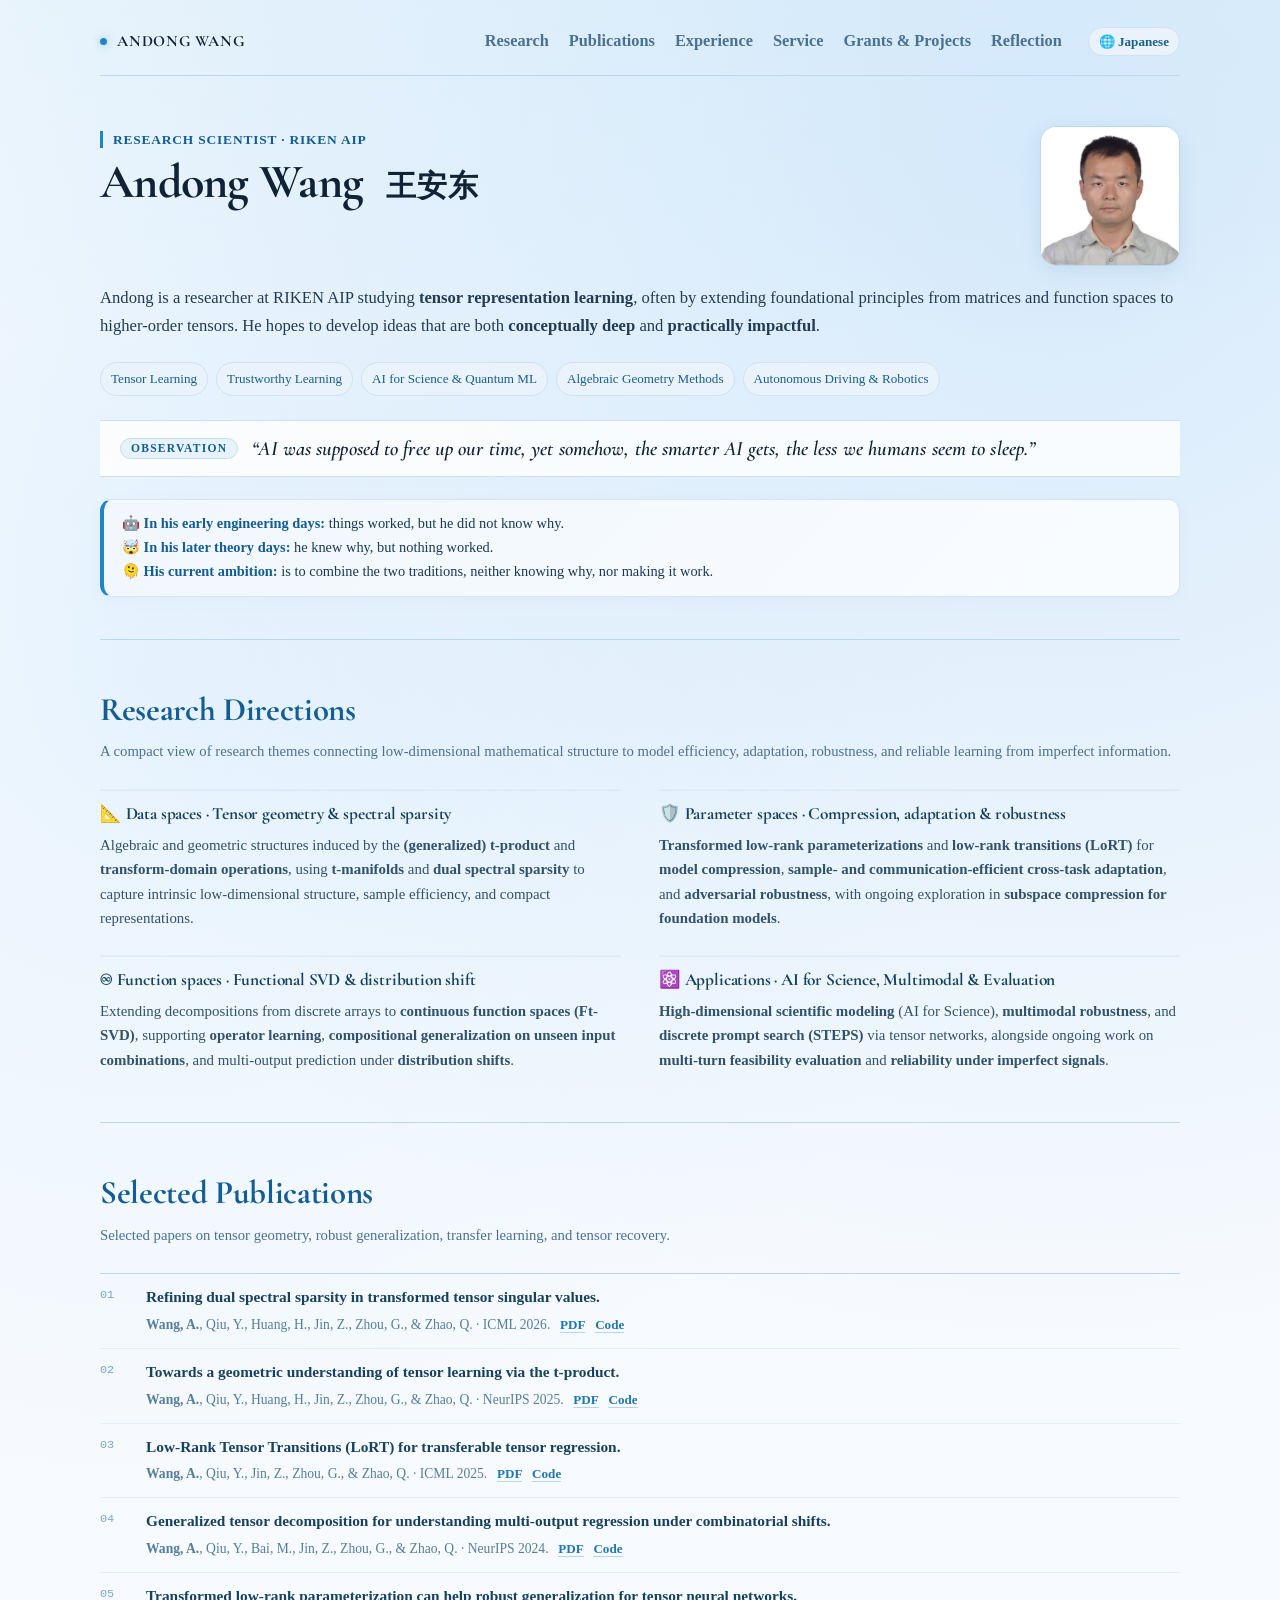
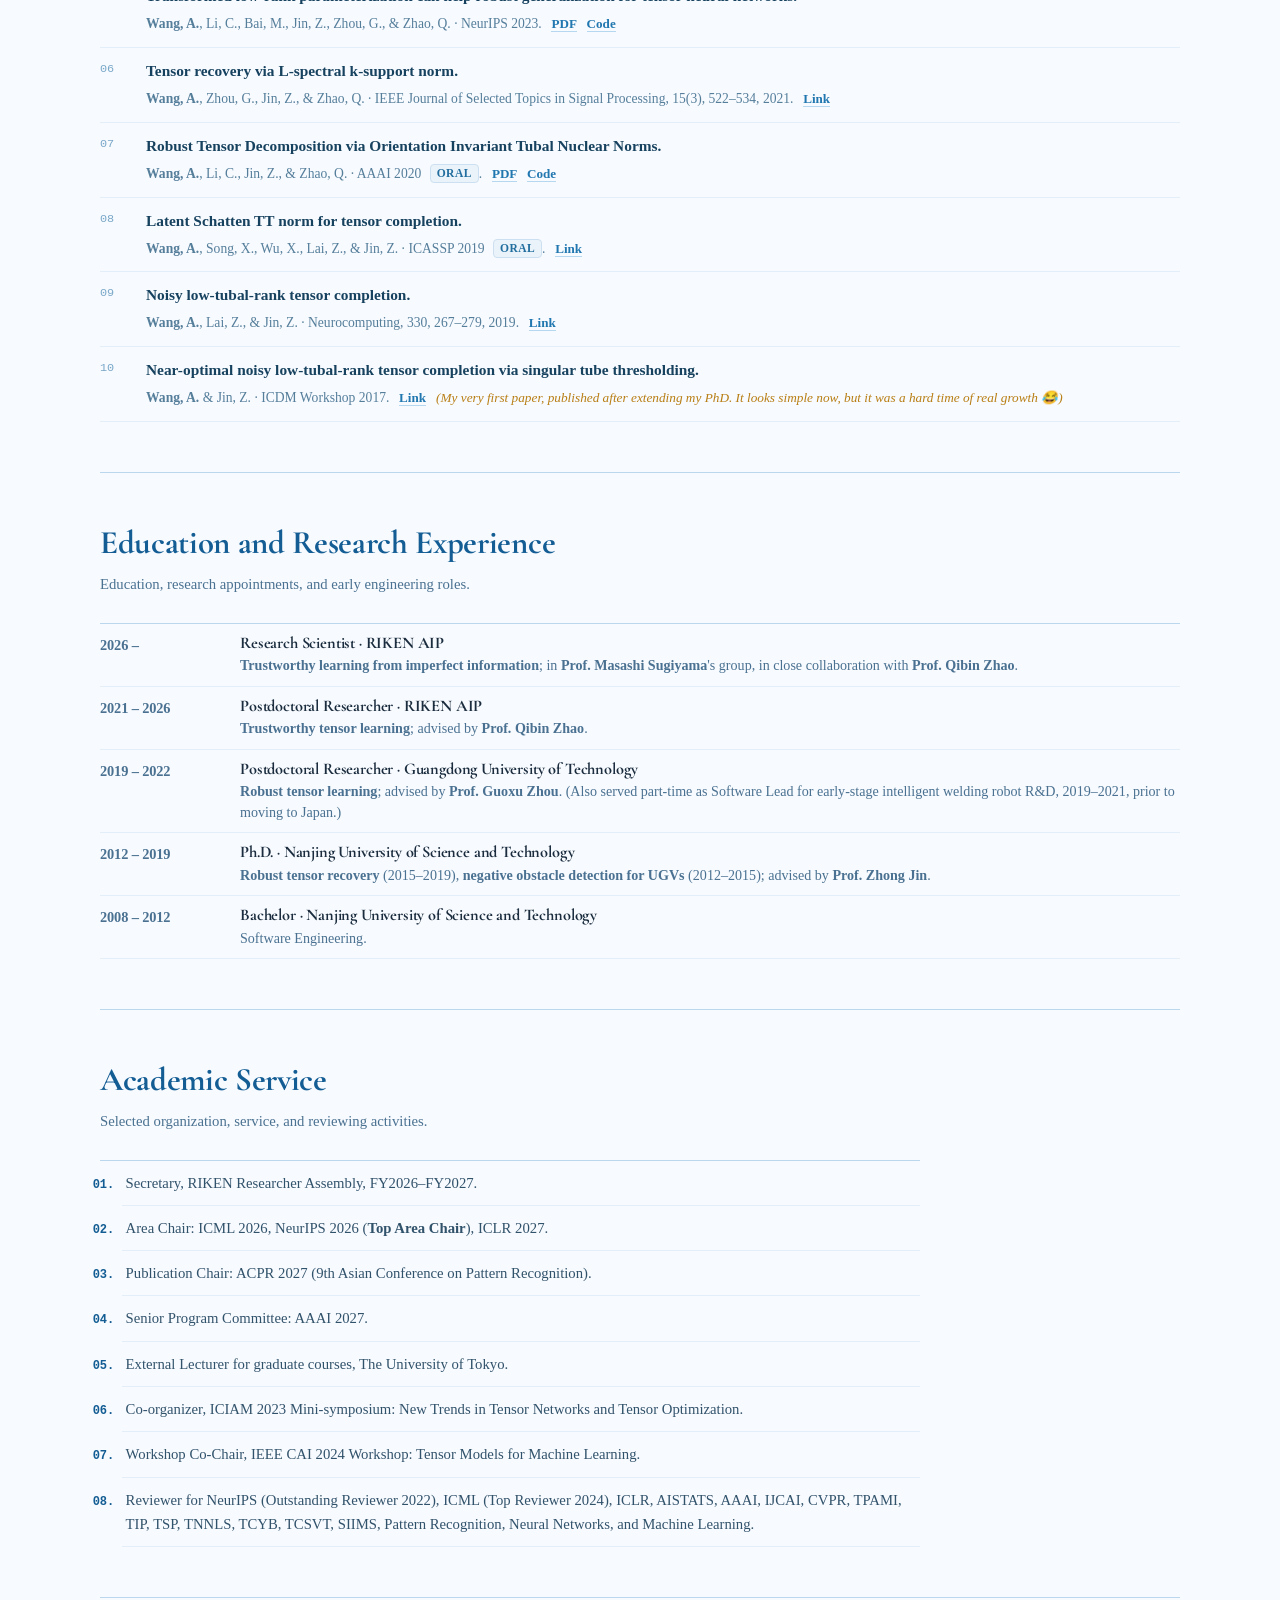
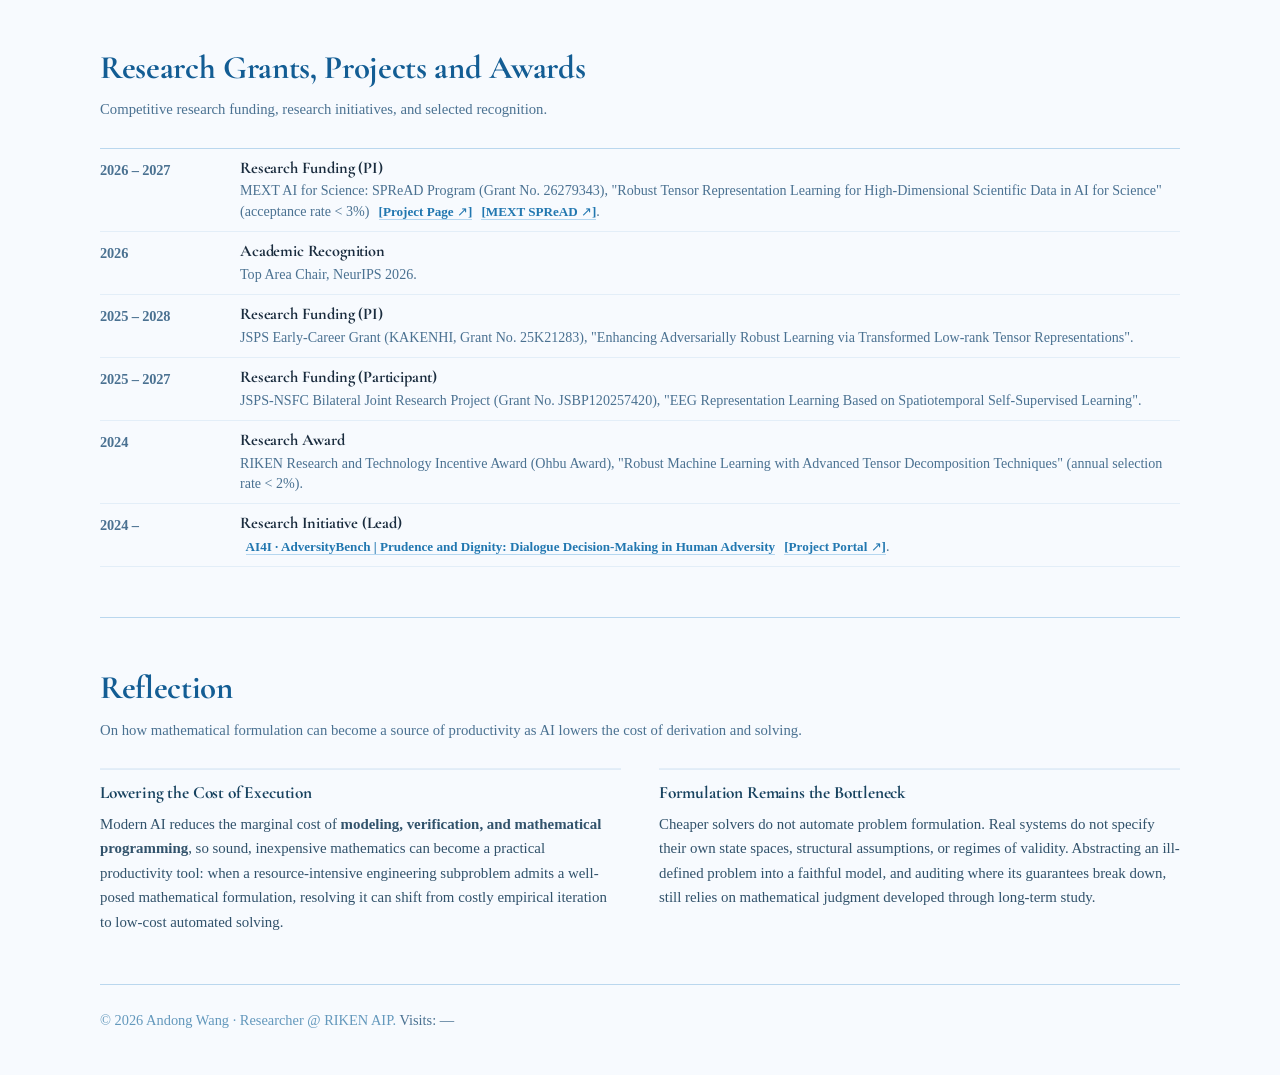
<file: index.html>
<!DOCTYPE html>
<html lang="en">

<head>
  <meta charset="UTF-8" />
  <meta name="viewport" content="width=device-width, initial-scale=1.0" />
  <meta name="description"
    content="Andong Wang, Research Scientist at RIKEN AIP. Tensor learning, algebraic geometry methods, trustworthy learning from imperfect information, robust transfer, and AI for Science." />
  <title>Andong Wang | Researcher, RIKEN AIP</title>
  <link rel="preconnect" href="https://fonts.googleapis.com">
  <link rel="preconnect" href="https://fonts.gstatic.com" crossorigin>
  <link
    href="https://fonts.googleapis.com/css2?family=Cormorant+Garamond:ital,wght@0,500;0,600;0,700;1,500;1,600&family=EB+Garamond:ital,wght@0,500;0,600;0,700;1,500;1,600&family=Inter:wght@300;400;500;600;700&family=Plus+Jakarta+Sans:wght@400;500;600;700&display=swap"
    rel="stylesheet">
  <style>
    :root {
      --bg: #f7fafe;
      --paper: #ffffff;
      --ink: #102235;
      --ink-soft: #233b52;
      --muted: #4a7191;
      --muted-light: #7ca5c5;
      --line: #bad7ee;
      --line-soft: #e3eef8;
      --blue: #298cd1;
      --blue-deep: #135d94;
      --blue-soft: #edf5fc;
      --blue-accent: #2284c8;
      --blue-subtle: #f0f6fc;
      --font-kaiti: "Kaiti SC", "STKaiti", "KaiTi", "BiauKai", "FZKai-Z03S", serif;
      --serif: "Cormorant Garamond", "EB Garamond", "Times New Roman", Times, Georgia, serif;
      --times: "Times New Roman", Times, "Kaiti SC", "STKaiti", "KaiTi", "BiauKai", serif;
      --sans: "Times New Roman", Times, "Kaiti SC", "STKaiti", "KaiTi", "BiauKai", serif;
      --radius-lg: 20px;
      --radius-md: 12px;
      --max: 1080px;
    }

    * {
      box-sizing: border-box;
    }

    html {
      scroll-behavior: smooth;
    }

    body {
      margin: 0;
      color: var(--ink);
      font-family: var(--times);
      font-size: 1.02rem;
      background:
        radial-gradient(circle at 82% 4%, rgba(182, 218, 248, 0.5), transparent 28%),
        radial-gradient(circle at 12% 16%, rgba(205, 232, 255, 0.35), transparent 22%),
        linear-gradient(180deg, #edf6fc 0%, #f7fafe 340px),
        var(--bg);
      line-height: 1.65;
      -webkit-font-smoothing: antialiased;
    }

    a {
      color: inherit;
      text-decoration: none;
    }

    p {
      margin: 0;
    }

    .site-shell {
      width: min(var(--max), calc(100% - 40px));
      margin: 0 auto;
    }

    .topbar {
      width: min(var(--max), calc(100% - 40px));
      margin: 24px auto 0;
      display: flex;
      justify-content: space-between;
      align-items: center;
      gap: 20px;
      padding: 0 0 16px;
      border-bottom: 1px solid var(--line);
    }

    .wordmark {
      display: flex;
      align-items: center;
      gap: 10px;
      font-family: var(--serif);
      font-weight: 700;
      font-size: 0.98rem;
      letter-spacing: 0.05em;
      color: var(--ink);
      text-transform: uppercase;
      transition: color 0.18s ease;
    }

    .wordmark:hover {
      color: var(--blue-deep);
    }

    .wordmark-dot {
      width: 7px;
      height: 7px;
      border-radius: 50%;
      background: var(--blue-accent);
      box-shadow: 0 0 10px rgba(34, 132, 200, 0.45);
    }

    nav {
      display: flex;
      align-items: center;
      gap: 20px;
      flex-wrap: wrap;
      justify-content: flex-end;
    }

    nav a {
      color: var(--muted);
      font-family: var(--times);
      font-size: 1.02rem;
      font-weight: 600;
      letter-spacing: 0;
      padding: 4px 0;
      position: relative;
      transition: color 0.18s ease;
    }

    nav a:hover {
      color: var(--blue-deep);
    }

    nav a::after {
      content: '';
      position: absolute;
      bottom: -2px;
      left: 0;
      width: 0;
      height: 2px;
      background: var(--blue-accent);
      border-radius: 1px;
      transition: width 0.2s cubic-bezier(0.16, 1, 0.3, 1);
    }

    nav a:hover::after {
      width: 100%;
    }

    .hero {
      display: flex;
      flex-direction: column;
      gap: 18px;
      padding: 50px 0 42px;
      border-bottom: 1px solid var(--line);
    }

    .hero-header {
      display: flex;
      justify-content: space-between;
      align-items: flex-start;
      gap: 28px;
    }

    .hero-title-area {
      flex: 1;
      min-width: 0;
    }

    .hero-aside {
      flex-shrink: 0;
      display: flex;
      justify-content: flex-end;
      align-items: flex-start;
      padding-top: 0;
    }

    .hero-portrait-card {
      width: 140px;
      height: 140px;
      flex-shrink: 0;
    }

    .hero-portrait {
      display: block;
      width: 140px;
      height: 140px;
      border-radius: 16px;
      overflow: hidden;
      border: 1px solid #bad7ee;
      box-shadow: 0 6px 22px rgba(19, 93, 148, 0.09);
      background: linear-gradient(135deg, #e8f4fc, #f7fbfe);
      transition: transform 0.2s ease, box-shadow 0.2s ease;
    }

    .hero-portrait:hover {
      transform: translateY(-2px);
      box-shadow: 0 10px 28px rgba(19, 93, 148, 0.13);
    }

    .hero-portrait img {
      width: 100%;
      height: 100%;
      object-fit: cover;
      display: block;
    }

    .hero-bio-area {
      width: 100%;
    }

    .eyebrow {
      display: inline-block;
      margin-bottom: 8px;
      color: var(--blue-deep);
      font-size: 0.84rem;
      font-weight: 700;
      letter-spacing: 0.06em;
      text-transform: uppercase;
      border-left: 3px solid var(--blue-accent);
      padding-left: 10px;
      line-height: 1.3;
      font-family: var(--times);
    }

    h1,
    h2,
    h3 {
      margin: 0;
      line-height: 1.2;
      letter-spacing: -0.01em;
      font-family: var(--serif);
      font-weight: 700;
    }

    h1 {
      max-width: 100%;
      font-size: clamp(2rem, 3.8vw, 3rem);
      color: var(--ink);
      font-family: var(--serif);
      font-weight: 700;
      letter-spacing: -0.015em;
      line-height: 1.12;
    }

    .name-cn {
      display: inline-block;
      margin-left: 0.42em;
      color: var(--ink);
      font-family: var(--font-kaiti);
      font-size: 0.62em;
      font-weight: 700;
      letter-spacing: 0.04em;
      vertical-align: 0.04em;
      white-space: nowrap;
    }

    .subtitle {
      width: 100%;
      max-width: 100%;
      margin-top: 0;
      color: var(--ink-soft);
      font-size: clamp(0.96rem, 1.4vw, 1.04rem);
      line-height: 1.7;
    }

    .hero-observation {
      position: relative;
      margin-top: 6px;
      padding: 13px 20px;
      background: rgba(255, 255, 255, 0.82);
      border-top: 1px solid #cbe0f3;
      border-bottom: 1px solid #cbe0f3;
      display: flex;
      align-items: center;
      gap: 14px;
      flex-wrap: wrap;
    }

    .obs-badge {
      font-family: var(--times);
      font-size: 0.72rem;
      font-weight: 700;
      letter-spacing: 0.11em;
      text-transform: uppercase;
      color: var(--blue-deep);
      background: #e6f2fc;
      border: 1px solid #c3ddf3;
      border-radius: 999px;
      padding: 2px 10px;
      line-height: 1.35;
      flex-shrink: 0;
    }

    .obs-text {
      margin: 0;
      font-family: var(--serif);
      font-style: italic;
      font-weight: 600;
      font-size: clamp(1.12rem, 1.7vw, 1.28rem);
      line-height: 1.42;
      color: var(--ink);
      letter-spacing: 0.005em;
    }

    .hero-joke-wrapper {
      width: 100%;
      margin-top: 4px;
    }

    .self-joke {
      margin: 0;
      color: #1a3a54;
      font-size: 0.90rem;
      line-height: 1.65;
      font-family: var(--times);
      background: linear-gradient(135deg, #f1f7fd 0%, #f9fcff 100%);
      border: 1px solid #d2e5f5;
      border-left: 4px solid var(--blue-accent);
      border-radius: var(--radius-md);
      padding: 12px 18px;
      box-shadow: 0 4px 18px rgba(19, 93, 148, 0.03);
    }

    .self-joke strong {
      font-weight: 700;
      color: var(--blue-deep);
    }

    .tag-row {
      display: flex;
      flex-wrap: wrap;
      gap: 7px 8px;
      margin-top: 22px;
      max-width: 100%;
    }

    .tag {
      color: #175e92;
      background: #eaf3fb;
      border: 1px solid #cde2f3;
      border-radius: 999px;
      padding: 5px 10px;
      font-size: 0.82rem;
      transition: all 0.18s ease;
    }

    .tag:hover {
      background: #dcecf8;
      color: #0d4974;
      border-color: #bad8ee;
    }

    section {
      scroll-margin-top: 60px;
      padding: 50px 0;
      border-bottom: 1px solid var(--line);
    }

    section.last-section {
      border-bottom: none;
    }

    .section-heading {
      display: grid;
      grid-template-columns: 1fr;
      gap: 10px;
      margin-bottom: 26px;
      align-items: start;
    }

    .section-heading h2 {
      color: var(--blue-deep);
      font-size: clamp(1.48rem, 2.7vw, 2.05rem);
      font-family: var(--serif);
      font-weight: 700;
      letter-spacing: -0.01em;
    }

    .section-heading p {
      max-width: 1100px;
      color: #4a7191;
      font-size: 0.92rem;
    }

    .two-column-text {
      display: grid;
      grid-template-columns: repeat(2, minmax(0, 1fr));
      gap: 24px 38px;
    }

    .text-block {
      padding-top: 14px;
      border-top: 1px solid var(--line-soft);
      box-shadow: inset 0 1px 0 rgba(207, 226, 242, 0.55);
    }

    .text-block h3 {
      margin-bottom: 8px;
      color: #17425f;
      font-size: 1.08rem;
      font-family: var(--serif);
      font-weight: 700;
      letter-spacing: -0.01em;
    }

    .text-block p {
      color: #31526b;
      font-size: 0.93rem;
    }

    .timeline {
      display: grid;
      gap: 0;
      margin: 0;
      padding: 0;
      list-style: none;
      border-top: 1px solid var(--line);
    }

    .timeline li {
      display: grid;
      grid-template-columns: 120px minmax(0, 1fr);
      gap: 20px;
      padding: 10px 0;
      border-bottom: 1px solid var(--line-soft);
    }

    .time {
      color: #4a7191;
      font-size: 0.9rem;
      font-weight: 560;
      letter-spacing: -0.01em;
    }

    .timeline h3 {
      color: #1a2c3e;
      font-size: 1.02rem;
      margin-bottom: 2px;
      letter-spacing: -0.01em;
      font-family: var(--serif);
      font-weight: 700;
    }

    .timeline p {
      color: #4a7191;
      font-size: 0.88rem;
      line-height: 1.45;
    }

    .pub-list {
      display: grid;
      gap: 0;
      margin: 0;
      padding: 0;
      list-style: none;
      counter-reset: pubs;
      border-top: 1px solid var(--line);
    }

    .pub-list li {
      counter-increment: pubs;
      display: grid;
      grid-template-columns: 34px minmax(0, 1fr);
      gap: 12px;
      align-items: start;
      padding: 10px 0;
      border-bottom: 1px solid var(--line-soft);
    }

    .pub-list li::before {
      content: counter(pubs, decimal-leading-zero);
      color: #79a7c9;
      font-family: ui-monospace, SFMono-Regular, Menlo, Consolas, monospace;
      font-size: 0.74rem;
      padding-top: 2px;
    }

    .pub-title {
      color: #17425f;
      font-weight: 700;
      line-height: 1.38;
      font-size: 0.96rem;
    }

    .pub-meta {
      color: #557e9b;
      font-size: 0.85rem;
    }

    .pub-link {
      display: inline;
      margin-left: 0.35rem;
      color: #2177b0;
      font-weight: 560;
      font-size: 0.82rem;
      border-bottom: 1px solid rgba(41, 140, 209, 0.32);
      white-space: nowrap;
      transition: all 0.18s ease;
    }

    .pub-link:hover {
      color: var(--blue-deep);
      border-color: var(--blue-deep);
    }

    .badge-oral {
      display: inline-block;
      color: #216d9e;
      background: #eaf3fa;
      border: 1px solid #cde0f1;
      font-size: 0.72rem;
      font-weight: 600;
      letter-spacing: 0.04em;
      text-transform: uppercase;
      border-radius: 4px;
      padding: 1px 6px;
      margin-left: 5px;
      vertical-align: 0.08em;
      line-height: 1.3;
    }

    .first-paper-note {
      display: inline;
      margin-left: 6px;
      font-size: 0.83rem;
      font-style: italic;
      font-weight: 500;
      color: #b87e14;
    }

    .service-list {
      display: grid;
      grid-template-columns: 1fr;
      gap: 0;
      margin: 0;
      padding: 0 0 0 1.35rem;
      list-style: decimal-leading-zero;
      border-top: 1px solid var(--line);
      max-width: 820px;
    }

    .service-list li {
      padding: 10px 0;
      border-bottom: 1px solid var(--line-soft);
      color: #31526b;
      font-size: 0.92rem;
      padding-left: 0.25rem;
    }

    .service-list li::marker {
      color: var(--blue-deep);
      font-family: ui-monospace, SFMono-Regular, Menlo, Consolas, monospace;
      font-size: 0.82em;
      font-weight: 600;
    }

    footer {
      width: min(var(--max), calc(100% - 40px));
      margin: 0 auto;
      padding: 24px 0 42px;
      color: #6398bc;
      font-size: 0.9rem;
      border-top: 1px solid var(--line);
      line-height: 1.65;
    }

    .visit-count {
      color: var(--muted);
      white-space: nowrap;
    }

    @media (max-width: 860px) {
      .topbar {
        align-items: flex-start;
        flex-direction: column;
        gap: 12px;
      }

      nav {
        justify-content: flex-start;
        gap: 12px 18px;
      }

      .hero {
        gap: 20px;
        padding-top: 40px;
      }

      .hero-header {
        flex-direction: row;
        align-items: flex-start;
        gap: 20px;
      }

      .hero-portrait-card {
        width: 120px;
        max-width: 120px;
      }

      .hero-portrait {
        width: 120px;
        height: 120px;
      }

      .hero-aside {
        padding-top: 0;
      }

      .section-heading {
        grid-template-columns: 1fr;
        gap: 10px;
      }

      .two-column-text {
        grid-template-columns: 1fr;
      }
    }

    @media (max-width: 560px) {

      .site-shell,
      .topbar,
      footer {
        width: min(100% - 24px, var(--max));
      }

      .hero {
        padding: 36px 0 40px;
      }

      .hero-header {
        flex-direction: column-reverse;
        gap: 16px;
      }

      .timeline li,
      .pub-list li {
        grid-template-columns: 1fr;
        gap: 8px;
      }

      .pub-list li::before {
        padding-top: 0;
      }

      footer {
        line-height: 1.75;
      }

      .visit-count {
        display: inline-block;
      }
    }
  </style>
</head>

<body>
  <header class="topbar" aria-label="Site header">
    <a class="wordmark" href="#home" aria-label="Andong Wang home">
      <span class="wordmark-dot"></span>
      <span>ANDONG WANG</span>
    </a>
    <nav aria-label="Primary navigation">
      <a href="#research">Research</a>
      <a href="#publications">Publications</a>
      <a href="#experience">Experience</a>
      <a href="#service">Service</a>
      <a href="#funding">Grants &amp; Projects</a>
      <a href="#reflection">Reflection</a>
      <a href="index_ja.html" class="tag"
        style="margin-left: 6px; font-weight: 600; padding: 3px 10px; text-decoration: none;"
        title="Switch to Japanese version">🌐 Japanese</a>
    </nav>
  </header>

  <main id="home" class="site-shell">
    <section class="hero" aria-label="Intro">
      <div class="hero-header">
        <div class="hero-title-area">
          <span class="eyebrow">Research Scientist · RIKEN AIP</span>
          <h1>Andong Wang <span class="name-cn" aria-label="Chinese name">王安东</span></h1>
        </div>
        <aside class="hero-aside" aria-label="Portrait photo">
          <div class="hero-portrait-card">
            <a class="hero-portrait" href="wad_jp.png" target="_blank" rel="noopener" aria-label="Open portrait photo">
              <img src="wad_jp.png" alt="Portrait of Andong Wang" onerror="this.src='assets/wad_jp.png';" />
            </a>
          </div>
        </aside>
      </div>

      <div class="hero-bio-area">
        <p class="subtitle">
          Andong is a researcher at RIKEN AIP studying <strong>tensor representation learning</strong>, often by
          extending foundational principles from matrices and function spaces to higher-order tensors. He hopes to
          develop ideas that are both <strong>conceptually deep</strong> and <strong>practically impactful</strong>.
        </p>
        <div class="tag-row" aria-label="Research keywords">
          <span class="tag">Tensor Learning</span>
          <span class="tag">Trustworthy Learning</span>
          <span class="tag">AI for Science &amp; Quantum ML</span>
          <span class="tag">Algebraic Geometry Methods</span>
          <span class="tag">Autonomous Driving &amp; Robotics</span>
        </div>
      </div>

      <div class="hero-observation" aria-label="Observation">
        <span class="obs-badge">Observation</span>
        <p class="obs-text">
          “AI was supposed to free up our time, yet somehow, the smarter AI gets, the less we humans seem to sleep.”
        </p>
      </div>

      <div class="hero-joke-wrapper">
        <p class="self-joke">
          🤖 <strong>In his early engineering days:</strong> things worked, but he did not know why.<br />
          🤯 <strong>In his later theory days:</strong> he knew why, but nothing worked.<br />
          🫠 <strong>His current ambition:</strong> is to combine the two traditions, neither knowing why, nor making it
          work.
        </p>
      </div>
    </section>

    <section id="research" aria-label="Research overview">
      <div class="section-heading">
        <h2>Research Directions</h2>
        <p>A compact view of research themes connecting low-dimensional mathematical structure to model efficiency,
          adaptation, robustness, and reliable learning from imperfect information.</p>
      </div>
      <div class="two-column-text">
        <article class="text-block">
          <h3>📐 Data spaces · Tensor geometry &amp; spectral sparsity</h3>
          <p>
            Algebraic and geometric structures induced by the <strong>(generalized) t-product</strong> and
            <strong>transform-domain operations</strong>, using <strong>t-manifolds</strong> and <strong>dual spectral
              sparsity</strong> to capture intrinsic low-dimensional structure, sample efficiency, and compact
            representations.
          </p>
        </article>
        <article class="text-block">
          <h3>🛡️ Parameter spaces · Compression, adaptation &amp; robustness</h3>
          <p>
            <strong>Transformed low-rank parameterizations</strong> and <strong>low-rank transitions (LoRT)</strong> for
            <strong>model compression</strong>, <strong>sample- and communication-efficient cross-task
              adaptation</strong>, and <strong>adversarial robustness</strong>, with ongoing exploration in
            <strong>subspace compression for foundation models</strong>.
          </p>
        </article>
        <article class="text-block">
          <h3>♾️ Function spaces · Functional SVD &amp; distribution shift</h3>
          <p>
            Extending decompositions from discrete arrays to <strong>continuous function spaces (Ft-SVD)</strong>,
            supporting <strong>operator learning</strong>, <strong>compositional generalization on unseen input
              combinations</strong>, and multi-output prediction under <strong>distribution shifts</strong>.
          </p>
        </article>
        <article class="text-block">
          <h3>⚛️ Applications · AI for Science, Multimodal &amp; Evaluation</h3>
          <p>
            <strong>High-dimensional scientific modeling</strong> (AI for Science), <strong>multimodal
              robustness</strong>, and <strong>discrete prompt search (STEPS)</strong> via tensor networks, alongside
            ongoing work on <strong>multi-turn feasibility evaluation</strong> and <strong>reliability under imperfect
              signals</strong>.
          </p>
        </article>
      </div>
    </section>

    <section id="publications" aria-label="Selected publications">
      <div class="section-heading">
        <h2>Selected Publications</h2>
        <p>Selected papers on tensor geometry, robust generalization, transfer learning, and tensor recovery.</p>
      </div>
      <ol class="pub-list">
        <li>
          <div><span class="pub-title">Refining dual spectral sparsity in transformed tensor singular values.<br></span>
            <span class="pub-meta"><strong>Wang, A.</strong>, Qiu, Y., Huang, H., Jin, Z., Zhou, G., &amp; Zhao, Q. · ICML
              2026.</span> <a class="pub-link" href="https://openreview.net/pdf?id=1ZIjW3LFcH" target="_blank"
              rel="noopener">PDF</a> <a class="pub-link" href="https://github.com/pingzaiwang/LpSq-QuasiNorm"
              target="_blank" rel="noopener">Code</a></div>
        </li>
        <li>
          <div><span class="pub-title">Towards a geometric understanding of tensor learning via the
              t-product.<br></span> <span class="pub-meta"><strong>Wang, A.</strong>, Qiu, Y., Huang, H., Jin, Z., Zhou,
              G., &amp; Zhao, Q. · NeurIPS 2025.</span> <a class="pub-link"
              href="https://proceedings.neurips.cc/paper_files/paper/2025/file/cef8f771a55c5ff0c9a421813c7f598b-Paper-Conference.pdf"
              target="_blank" rel="noopener">PDF</a> <a class="pub-link"
              href="https://github.com/pingzaiwang/BTR4tGeometry" target="_blank" rel="noopener">Code</a></div>
        </li>
        <li>
          <div><span class="pub-title">Low-Rank Tensor Transitions (LoRT) for transferable tensor regression.<br></span>
            <span class="pub-meta"><strong>Wang, A.</strong>, Qiu, Y., Jin, Z., Zhou, G., &amp; Zhao, Q. · ICML 2025.</span>
            <a class="pub-link"
              href="https://raw.githubusercontent.com/mlresearch/v267/main/assets/wang25cj/wang25cj.pdf" target="_blank"
              rel="noopener">PDF</a> <a class="pub-link" href="https://github.com/pingzaiwang/LoRT" target="_blank"
              rel="noopener">Code</a></div>
        </li>
        <li>
          <div><span class="pub-title">Generalized tensor decomposition for understanding multi-output regression under
              combinatorial shifts.<br></span> <span class="pub-meta"><strong>Wang, A.</strong>, Qiu, Y., Bai, M., Jin,
              Z., Zhou, G., &amp; Zhao, Q. · NeurIPS 2024.</span> <a class="pub-link"
              href="https://papers.neurips.cc/paper_files/paper/2024/file/54ece32fe923c26b3de15d0da182e008-Paper-Conference.pdf"
              target="_blank" rel="noopener">PDF</a> <a class="pub-link"
              href="https://github.com/pingzaiwang/FtSVD4MORCDS" target="_blank" rel="noopener">Code</a></div>
        </li>
        <li>
          <div><span class="pub-title">Transformed low-rank parameterization can help robust generalization for tensor
              neural networks.<br></span> <span class="pub-meta"><strong>Wang, A.</strong>, Li, C., Bai, M., Jin, Z.,
              Zhou, G., &amp; Zhao, Q. · NeurIPS 2023.</span> <a class="pub-link"
              href="https://proceedings.neurips.cc/paper_files/paper/2023/file/092c2d45005ea2db40fc24c470663416-Paper-Conference.pdf"
              target="_blank" rel="noopener">PDF</a> <a class="pub-link"
              href="https://github.com/pingzaiwang/Analysis4TNN" target="_blank" rel="noopener">Code</a></div>
        </li>
        <li>
          <div><span class="pub-title">Tensor recovery via L-spectral k-support norm.<br></span> <span
              class="pub-meta"><strong>Wang, A.</strong>, Zhou, G., Jin, Z., &amp; Zhao, Q. · IEEE Journal of Selected
              Topics in Signal Processing, 15(3), 522–534, 2021.</span> <a class="pub-link"
              href="https://doi.org/10.1109/JSTSP.2021.3058763" target="_blank" rel="noopener">Link</a></div>
        </li>
        <li>
          <div><span class="pub-title">Robust Tensor Decomposition via Orientation Invariant Tubal Nuclear
              Norms.<br></span> <span class="pub-meta"><strong>Wang, A.</strong>, Li, C., Jin, Z., &amp; Zhao, Q. · AAAI
              2020 <span class="badge-oral">Oral</span>.</span> <a class="pub-link"
              href="https://ojs.aaai.org/index.php/AAAI/article/view/6074/5930" target="_blank" rel="noopener">PDF</a>
            <a class="pub-link" href="https://github.com/pingzaiwang/OITNN" target="_blank" rel="noopener">Code</a>
          </div>
        </li>
        <li>
          <div><span class="pub-title">Latent Schatten TT norm for tensor completion.<br></span> <span
              class="pub-meta"><strong>Wang, A.</strong>, Song, X., Wu, X., Lai, Z., &amp; Jin, Z. · ICASSP 2019 <span
                class="badge-oral">Oral</span>.</span> <a class="pub-link"
              href="https://ieeexplore.ieee.org/search/searchresult.jsp?queryText=Latent%20Schatten%20TT%20norm%20for%20tensor%20completion"
              target="_blank" rel="noopener">Link</a></div>
        </li>
        <li>
          <div><span class="pub-title">Noisy low-tubal-rank tensor completion.<br></span> <span
              class="pub-meta"><strong>Wang, A.</strong>, Lai, Z., &amp; Jin, Z. · Neurocomputing, 330, 267–279,
              2019.</span> <a class="pub-link"
              href="https://www.sciencedirect.com/science/article/pii/S0925231218313407" target="_blank"
              rel="noopener">Link</a></div>
        </li>
        <li>
          <div><span class="pub-title">Near-optimal noisy low-tubal-rank tensor completion via singular tube
              thresholding.<br></span> <span class="pub-meta"><strong>Wang, A.</strong> &amp; Jin, Z. · ICDM Workshop
              2017.</span> <a class="pub-link" href="https://ieeexplore.ieee.org/document/8215710" target="_blank"
              rel="noopener">Link</a> <span class="first-paper-note">(My very first paper, published after extending my
              PhD. It looks simple now, but it was a hard time of real growth 😂)</span></div>
        </li>
      </ol>
    </section>

    <section id="experience" aria-label="Experience">
      <div class="section-heading">
        <h2>Education and Research Experience</h2>
        <p>Education, research appointments, and early engineering roles.</p>
      </div>
      <ul class="timeline">
        <li>
          <span class="time">2026 –</span>
          <div>
            <h3>Research Scientist · RIKEN AIP</h3>
            <p><strong>Trustworthy learning from imperfect information</strong>; in <strong><a
                  href="https://aip.riken.jp/labs/math_intel/imperfect_inf_learn/?lang=en" target="_blank"
                  rel="noopener">Prof. Masashi Sugiyama</a></strong>'s group, in close collaboration with <strong><a
                  href="https://qibinzhao.github.io/" target="_blank" rel="noopener">Prof. Qibin Zhao</a></strong>.</p>
          </div>
        </li>
        <li>
          <span class="time">2021 – 2026</span>
          <div>
            <h3>Postdoctoral Researcher · RIKEN AIP</h3>
            <p><strong>Trustworthy tensor learning</strong>; advised by <strong><a href="https://qibinzhao.github.io/"
                  target="_blank" rel="noopener">Prof. Qibin Zhao</a></strong>.</p>
          </div>
        </li>
        <li>
          <span class="time">2019 – 2022</span>
          <div>
            <h3>Postdoctoral Researcher · Guangdong University of Technology</h3>
            <p><strong>Robust tensor learning</strong>; advised by <strong><a
                  href="https://teacher.gdut.edu.cn/gxzhou/zh_CN/index.htm" target="_blank" rel="noopener">Prof. Guoxu
                  Zhou</a></strong>. (Also served part-time as Software Lead for early-stage intelligent welding robot R&amp;D, 2019–2021, prior to moving to Japan.)</p>
          </div>
        </li>
        <li>
          <span class="time">2012 – 2019</span>
          <div>
            <h3>Ph.D. · Nanjing University of Science and Technology</h3>
            <p><strong>Robust tensor recovery</strong> (2015–2019), <strong>negative obstacle detection for
                UGVs</strong> (2012–2015); advised by <strong><a
                  href="https://www.patternrecognition.asia/jin/index_en.html" target="_blank" rel="noopener">Prof.
                  Zhong Jin</a></strong>.</p>
          </div>
        </li>
        <li>
          <span class="time">2008 – 2012</span>
          <div>
            <h3>Bachelor · Nanjing University of Science and Technology</h3>
            <p>Software Engineering.</p>
          </div>
        </li>
      </ul>
    </section>

    <section id="service" aria-label="Academic service">
      <div class="section-heading">
        <h2>Academic Service</h2>
        <p>Selected organization, service, and reviewing activities.</p>
      </div>
      <ol class="service-list">
        <li>Secretary, RIKEN Researcher Assembly, FY2026–FY2027.</li>
        <li>Area Chair: ICML 2026, NeurIPS 2026 (<strong>Top Area Chair</strong>), ICLR 2027.</li>
        <li>Publication Chair: ACPR 2027 (9th Asian Conference on Pattern Recognition).</li>
        <li>Senior Program Committee: AAAI 2027.</li>
        <li>External Lecturer for graduate courses, The University of Tokyo.</li>
        <li>Co-organizer, ICIAM 2023 Mini-symposium: New Trends in Tensor Networks and Tensor Optimization.</li>
        <li>Workshop Co-Chair, IEEE CAI 2024 Workshop: Tensor Models for Machine Learning.</li>
        <li>Reviewer for NeurIPS (Outstanding Reviewer 2022), ICML (Top Reviewer 2024), ICLR, AISTATS, AAAI, IJCAI, CVPR, TPAMI, TIP, TSP, TNNLS, TCYB, TCSVT, SIIMS,
          Pattern Recognition, Neural Networks, and Machine Learning.</li>
      </ol>
    </section>

    <section id="funding" aria-label="Research grants, projects, and awards">
      <div class="section-heading">
        <h2>Research Grants, Projects and Awards</h2>
        <p>Competitive research funding, research initiatives, and selected recognition.</p>
      </div>
      <ul class="timeline">
        <li>
          <span class="time">2026 – 2027</span>
          <div>
            <h3>Research Funding (PI)</h3>
            <p>MEXT AI for Science: SPReAD Program (Grant No. 26279343), "Robust Tensor Representation Learning for
              High-Dimensional Scientific Data in AI for Science" (acceptance rate &lt; 3%) <a class="pub-link" href="spread.html" target="_blank"
                rel="noopener">[Project Page ↗]</a> <a class="pub-link" href="https://www.mext.go.jp/aifors_spread/"
                target="_blank" rel="noopener">[MEXT SPReAD ↗]</a>.</p>
          </div>
        </li>
        <li>
          <span class="time">2026</span>
          <div>
            <h3>Academic Recognition</h3>
            <p>Top Area Chair, NeurIPS 2026.</p>
          </div>
        </li>
        <li>
          <span class="time">2025 – 2028</span>
          <div>
            <h3>Research Funding (PI)</h3>
            <p>JSPS Early-Career Grant (KAKENHI, Grant No. 25K21283), "Enhancing Adversarially Robust Learning via
              Transformed Low-rank Tensor Representations".</p>
          </div>
        </li>
        <li>
          <span class="time">2025 – 2027</span>
          <div>
            <h3>Research Funding (Participant)</h3>
            <p>JSPS-NSFC Bilateral Joint Research Project (Grant No. JSBP120257420), "EEG Representation Learning Based
              on Spatiotemporal Self-Supervised Learning".</p>
          </div>
        </li>
        <li>
          <span class="time">2024</span>
          <div>
            <h3>Research Award</h3>
            <p>RIKEN Research and Technology Incentive Award (Ohbu Award), "Robust Machine Learning with Advanced Tensor
              Decomposition Techniques" (annual selection rate &lt; 2%).</p>
          </div>
        </li>
        <li>
          <span class="time">2024 –</span>
          <div>
            <h3>Research Initiative (Lead)</h3>
            <p><a class="pub-link" href="https://pingzaiwang.github.io/ai4i/ai4adversity.html" target="_blank"
                rel="noopener">AI4I · AdversityBench | Prudence and Dignity: Dialogue Decision-Making in Human
                Adversity</a> <a class="pub-link" href="https://pingzaiwang.github.io/ai4i/ai4adversity.html"
                target="_blank" rel="noopener">[Project Portal ↗]</a>.</p>
          </div>
        </li>
      </ul>
    </section>

    <section id="reflection" class="last-section" aria-label="Reflection">
      <div class="section-heading">
        <h2>Reflection</h2>
        <p>On how mathematical formulation can become a source of productivity as AI lowers the cost of derivation and solving.</p>
      </div>
      <div class="two-column-text">
        <article class="text-block">
          <h3>Lowering the Cost of Execution</h3>
          <p>
            Modern AI reduces the marginal cost of <strong>modeling, verification, and mathematical
              programming</strong>, so sound, inexpensive mathematics can become a practical productivity tool: when a
            resource-intensive engineering subproblem admits a well-posed mathematical formulation, resolving it can
            shift from costly empirical iteration to low-cost automated solving.
          </p>
        </article>
        <article class="text-block">
          <h3>Formulation Remains the Bottleneck</h3>
          <p>
            Cheaper solvers do not automate problem formulation. Real systems do not specify their own state spaces,
            structural assumptions, or regimes of validity. Abstracting an ill-defined problem into a faithful model,
            and auditing where its guarantees break down, still relies on mathematical judgment developed through
            long-term study.
          </p>
        </article>
      </div>
    </section>
  </main>

  <footer>© <span id="year">2026</span> Andong Wang · Researcher @ RIKEN AIP. <span class="visit-count">Visits: <span
        id="goatcounter-visits">—</span></span></footer>
  <script>document.getElementById("year").textContent = new Date().getFullYear();</script>

  <script>
    (function () {
      var target = document.getElementById("goatcounter-visits");
      if (!target) return;

      var path = window.location.pathname || "/";
      var url = "https://antonw.goatcounter.com/counter/" + encodeURIComponent(path) + ".json";

      fetch(url)
        .then(function (response) {
          if (!response.ok) throw new Error("counter unavailable");
          return response.json();
        })
        .then(function (data) {
          if (data && data.count) {
            target.textContent = data.count;
          }
        })
        .catch(function () {
          target.textContent = "—";
        });
    })();
  </script>

  <script data-goatcounter="https://antonw.goatcounter.com/count" async src="//gc.zgo.at/count.js"></script>

</body>

</html>
</file>
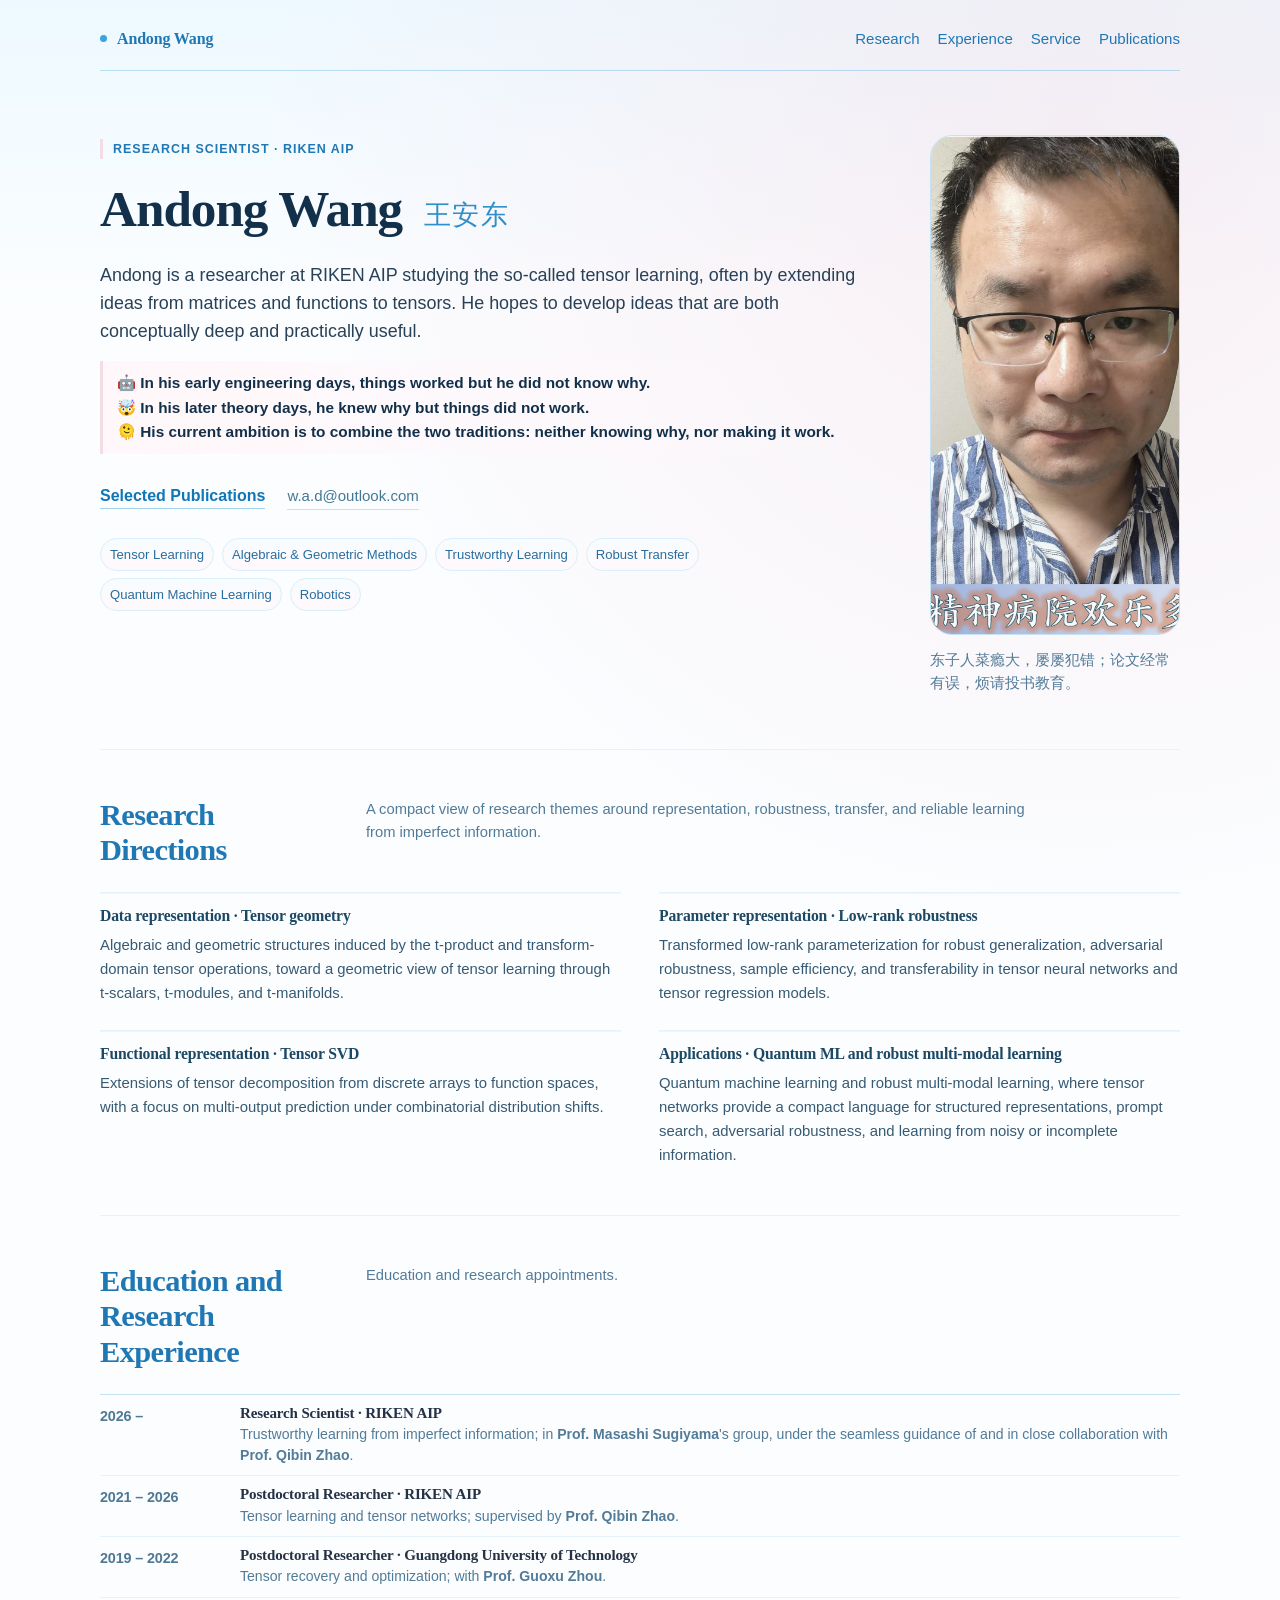
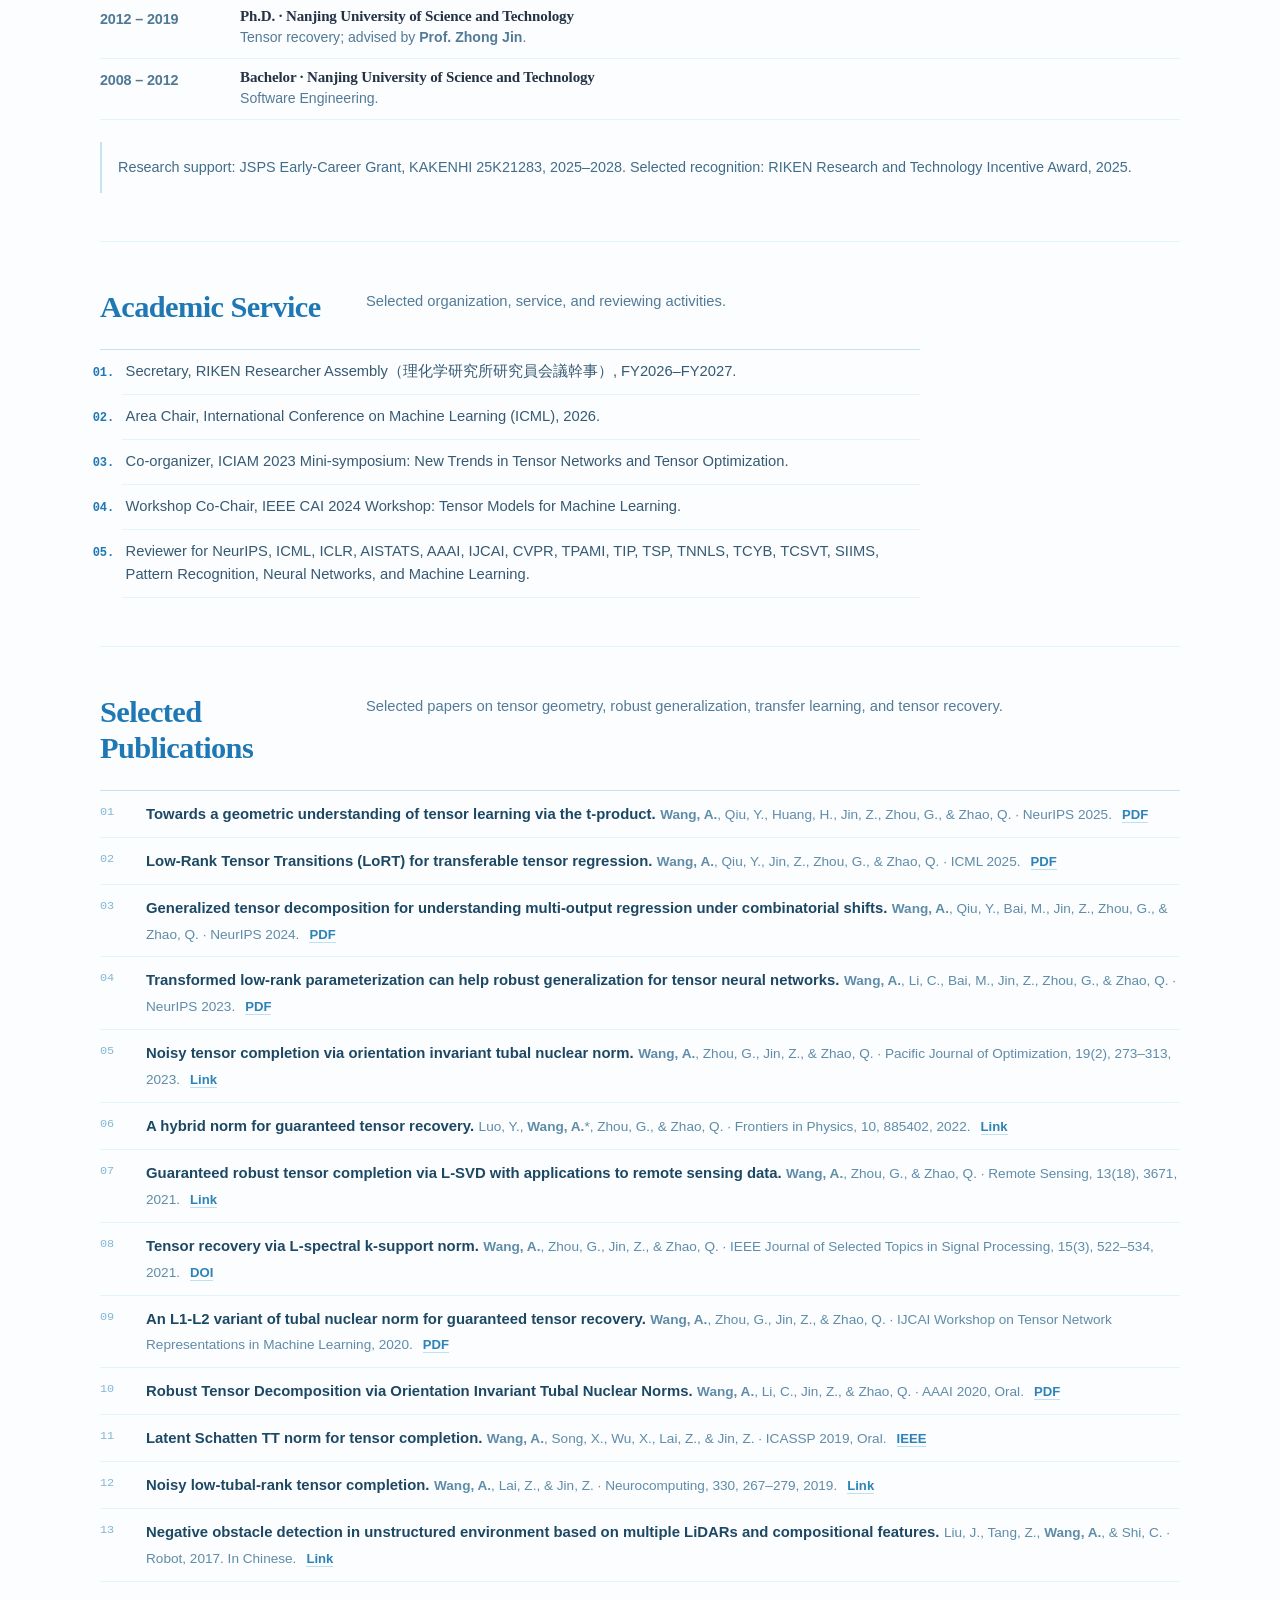
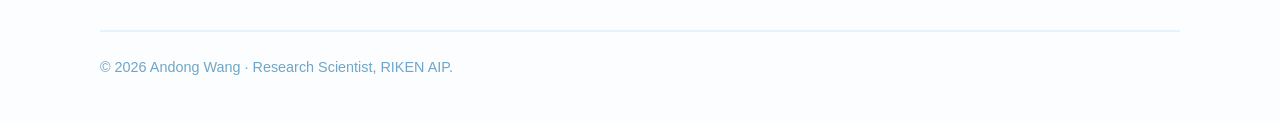
<file: andong_homepage.html>
<!DOCTYPE html>
<html lang="en">
<head>
  <meta charset="UTF-8" />
  <meta name="viewport" content="width=device-width, initial-scale=1.0" />
  <meta name="description" content="Andong Wang — Research Scientist at RIKEN AIP. Tensor learning, algebraic and geometric methods, trustworthy learning from imperfect information, robust transfer, and quantum machine learning." />
  <title>Andong Wang | Research Scientist, RIKEN AIP</title>
  <style>
    :root {
      --bg: #fbfdff;
      --paper: #ffffff;
      --ink: #172536;
      --ink-soft: #284156;
      --muted: #4f7895;
      --muted-light: #78a8c8;
      --line: #c5e3f4;
      --line-soft: #e4f4fc;
      --blue: #38a3dc;
      --blue-deep: #1f78b4;
      --blue-soft: #edf8ff;
      --nature-pink: #f5dbe4;
      --nature-pink-soft: #fff7fa;
      --serif: Georgia, "Times New Roman", Times, serif;
      --sans: ui-sans-serif, -apple-system, BlinkMacSystemFont, "Segoe UI", Arial, "Helvetica Neue", sans-serif;
      --radius-lg: 22px;
      --radius-md: 14px;
      --max: 1080px;
    }

    * { box-sizing: border-box; }
    html { scroll-behavior: smooth; }

    body {
      margin: 0;
      color: var(--ink);
      font-family: var(--sans);
      background:
        radial-gradient(circle at 84% 4%, rgba(245, 219, 228, 0.42), transparent 24%),
        linear-gradient(180deg, #edf9ff 0%, #fbfdff 300px),
        var(--bg);
      line-height: 1.62;
      -webkit-font-smoothing: antialiased;
    }

    a { color: inherit; text-decoration: none; }
    p { margin: 0; }
    .site-shell { width: min(var(--max), calc(100% - 40px)); margin: 0 auto; }

    .topbar {
      width: min(var(--max), calc(100% - 40px));
      margin: 26px auto 0;
      display: flex;
      justify-content: space-between;
      align-items: center;
      gap: 18px;
      padding: 0 0 18px;
      border-bottom: 1px solid rgba(56, 163, 220, 0.32);
    }

    .wordmark {
      display: flex;
      align-items: center;
      gap: 10px;
      font-family: var(--serif);
      font-weight: 600;
      letter-spacing: -0.01em;
      color: var(--blue-deep);
    }

    .wordmark-dot {
      width: 7px;
      height: 7px;
      border-radius: 50%;
      background: var(--blue);
    }

    nav {
      display: flex;
      align-items: center;
      gap: 18px;
      flex-wrap: wrap;
      justify-content: flex-end;
    }

    nav a {
      color: var(--blue-deep);
      font-size: 0.94rem;
      transition: color 0.18s ease;
    }

    nav a:hover { color: #0f6fa8; }

    .hero {
      display: grid;
      grid-template-columns: minmax(0, 1.35fr) 250px;
      gap: 48px;
      align-items: start;
      padding: 64px 0 54px;
      border-bottom: 1px solid var(--line-soft);
    }

    .eyebrow {
      display: inline-block;
      margin-bottom: 20px;
      color: var(--blue-deep);
      font-size: 0.78rem;
      font-weight: 650;
      letter-spacing: 0.08em;
      text-transform: uppercase;
      border-left: 3px solid var(--nature-pink);
      padding-left: 10px;
    }

    h1, h2, h3 {
      margin: 0;
      line-height: 1.16;
      letter-spacing: -0.02em;
      font-family: var(--serif);
      font-weight: 600;
    }

    h1 {
      max-width: 720px;
      font-size: clamp(1.9rem, 4vw, 3.2rem);
      color: #12304a;
    }

    .name-cn {
      display: inline-block;
      margin-left: 0.36em;
      color: #2f8fca;
      font-size: 0.52em;
      font-weight: 520;
      letter-spacing: 0.07em;
      vertical-align: 0.08em;
      white-space: nowrap;
    }

    .subtitle {
      max-width: 760px;
      margin-top: 22px;
      color: var(--ink-soft);
      font-size: clamp(1rem, 1.8vw, 1.12rem);
      line-height: 1.58;
    }

    .quiet-note {
      max-width: 720px;
      margin-top: 14px;
      color: #527b98;
      font-size: 0.92rem;
      line-height: 1.55;
    }

    .self-joke {
      max-width: 760px;
      margin-top: 16px;
      color: #12304a;
      font-size: 0.96rem;
      line-height: 1.58;
      font-weight: 700;
      background: linear-gradient(90deg, var(--nature-pink-soft), rgba(255, 255, 255, 0));
      border-left: 3px solid var(--nature-pink);
      padding: 10px 0 10px 14px;
    }

    .profile-note {
      margin-top: 18px;
      font-size: 0.82rem;
      line-height: 1.48;
      font-weight: 650;
      padding: 9px 0 9px 12px;
    }

    .profile-note-cn {
      margin-top: 10px;
      font-size: 0.78rem;
      line-height: 1.55;
      color: #527b98;
    }

    .hero-actions {
      display: flex;
      align-items: center;
      flex-wrap: wrap;
      gap: 22px;
      margin-top: 30px;
    }

    .text-link {
      display: inline-flex;
      align-items: center;
      gap: 6px;
      color: #0f76b7;
      font-weight: 650;
      border-bottom: 1px solid rgba(56, 163, 220, 0.45);
      line-height: 1.4;
    }

    .text-link:hover { border-color: var(--blue-deep); }

    .email-link {
      color: #437895;
      border-bottom: 1px solid rgba(56, 163, 220, 0.28);
      font-size: 0.94rem;
    }

    .tag-row {
      display: flex;
      flex-wrap: wrap;
      gap: 7px 8px;
      margin-top: 28px;
      max-width: 760px;
    }

    .tag {
      color: #286d9e;
      background: linear-gradient(180deg, #f7fcff, #fff8fb);
      border: 1px solid #d9effb;
      border-radius: 999px;
      padding: 5px 9px;
      font-size: 0.82rem;
    }

    .profile-card {
      padding: 0;
    }

    .portrait {
      display: block;
      position: relative;
      aspect-ratio: 4 / 8;
      width: 100%;
      overflow: hidden;
      border-radius: var(--radius-lg);
      background:
        linear-gradient(135deg, #eef9ff, #fbfdff);
      border: 1px solid var(--line);
    }

    .portrait img {
      width: 100%;
      height: 100%;
      object-fit: cover;
      display: block;
      filter: grayscale(10%) saturate(0.92) contrast(0.98);
    }

    .portrait-fallback {
      position: absolute;
      inset: 0;
      display: grid;
      place-items: center;
      color: rgba(56, 163, 220, 0.34);
      font-size: 4.8rem;
      font-weight: 640;
      letter-spacing: -0.08em;
    }

    .photo-hint {
      display: block;
      margin-top: 12px;
      color: #6da4c7;
      font-size: 0.84rem;
      line-height: 1.5;
    }

    .profile-list {
      margin: 22px 0 0;
      padding: 0;
      list-style: none;
      color: #284156;
      font-size: 0.95rem;
    }

    .profile-list li {
      padding: 12px 0;
      border-top: 1px solid var(--line-soft);
    }

    .profile-list strong {
      display: block;
      color: var(--blue-deep);
      font-size: 0.72rem;
      letter-spacing: 0.08em;
      text-transform: uppercase;
      margin-bottom: 3px;
    }

    section {
      scroll-margin-top: 60px;
      padding: 48px 0;
      border-bottom: 1px solid var(--line-soft);
    }

    .section-heading {
      display: grid;
      grid-template-columns: 230px minmax(0, 1fr);
      gap: 36px;
      margin-bottom: 24px;
      align-items: start;
    }

    .section-heading h2 {
      color: var(--blue-deep);
      font-size: clamp(1.36rem, 2.4vw, 1.9rem);
    }

    .section-heading p {
      max-width: 690px;
      color: #527b98;
      font-size: 0.92rem;
    }

    .two-column-text {
      display: grid;
      grid-template-columns: repeat(2, minmax(0, 1fr));
      gap: 24px 38px;
    }

    .text-block {
      padding-top: 14px;
      border-top: 1px solid var(--line-soft);
      box-shadow: inset 0 1px 0 rgba(245, 219, 228, 0.36);
    }

    .text-block h3 {
      margin-bottom: 8px;
      color: #1d4864;
      font-size: 0.98rem;
      letter-spacing: -0.01em;
    }

    .text-block p {
      color: #365a73;
      font-size: 0.93rem;
    }

    .timeline {
      display: grid;
      gap: 0;
      margin: 0;
      padding: 0;
      list-style: none;
      border-top: 1px solid var(--line);
    }

    .timeline li {
      display: grid;
      grid-template-columns: 120px minmax(0, 1fr);
      gap: 20px;
      padding: 10px 0;
      border-bottom: 1px solid var(--line-soft);
    }

    .time {
      color: #4f7895;
      font-size: 0.9rem;
      font-weight: 560;
      letter-spacing: -0.01em;
    }

    .timeline h3 {
      color: #243244;
      font-size: 0.94rem;
      margin-bottom: 2px;
      letter-spacing: -0.01em;
      font-weight: 600;
    }

    .timeline p {
      color: #527b98;
      font-size: 0.88rem;
      line-height: 1.45;
    }

    .timeline .compact-note {
      color: var(--muted-light);
    }

    .note-panel {
      margin-top: 22px;
      padding: 14px 16px;
      border-left: 2px solid var(--line);
      background: #fbfdff;
      color: #426d8a;
      border-radius: 0;
      font-size: 0.9rem;
    }

    .pub-list {
      display: grid;
      gap: 0;
      margin: 0;
      padding: 0;
      list-style: none;
      counter-reset: pubs;
      border-top: 1px solid var(--line);
    }

    .pub-list li {
      counter-increment: pubs;
      display: grid;
      grid-template-columns: 34px minmax(0, 1fr);
      gap: 12px;
      align-items: start;
      padding: 10px 0;
      border-bottom: 1px solid var(--line-soft);
    }

    .pub-list li::before {
      content: counter(pubs, decimal-leading-zero);
      color: #83b6d4;
      font-family: ui-monospace, SFMono-Regular, Menlo, Consolas, monospace;
      font-size: 0.74rem;
      padding-top: 2px;
    }

    .pub-title {
      color: #1d4864;
      font-weight: 600;
      line-height: 1.38;
      font-size: 0.93rem;
    }

    .pub-meta {
      color: #5f8ca8;
      font-size: 0.85rem;
    }

    .pub-link {
      display: inline;
      margin-left: 0.35rem;
      color: #2d83b7;
      font-weight: 560;
      font-size: 0.82rem;
      border-bottom: 1px solid rgba(56, 163, 220, 0.32);
      white-space: nowrap;
    }

    .service-list {
      display: grid;
      grid-template-columns: 1fr;
      gap: 0;
      margin: 0;
      padding: 0 0 0 1.35rem;
      list-style: decimal-leading-zero;
      border-top: 1px solid var(--line);
      max-width: 820px;
    }

    .service-list li {
      padding: 10px 0;
      border-bottom: 1px solid var(--line-soft);
      color: #365a73;
      font-size: 0.92rem;
      padding-left: 0.25rem;
    }

    .service-list li::marker {
      color: var(--blue-deep);
      font-family: ui-monospace, SFMono-Regular, Menlo, Consolas, monospace;
      font-size: 0.82em;
      font-weight: 600;
    }

    .contact-band {
      padding-bottom: 72px;
      border-bottom: none;
    }

    .contact-inner {
      padding: 30px 0 0;
      border-top: 1px solid var(--line);
    }

    .contact-inner h2 {
      color: var(--blue-deep);
      font-size: clamp(1.8rem, 3.4vw, 2.7rem);
      margin-bottom: 14px;
    }

    .contact-inner p {
      max-width: 720px;
      color: var(--muted);
      margin-bottom: 22px;
    }

    footer {
      width: min(var(--max), calc(100% - 40px));
      margin: 0 auto;
      padding: 24px 0 42px;
      color: #6fa6c7;
      font-size: 0.9rem;
      border-top: 1px solid var(--line-soft);
    }

    @media (max-width: 860px) {
      .topbar {
        align-items: flex-start;
        flex-direction: column;
      }

      nav {
        justify-content: flex-start;
        gap: 12px 16px;
      }

      .hero {
        grid-template-columns: 1fr;
        gap: 38px;
        padding-top: 52px;
      }

      .profile-card { max-width: 400px; }
      .section-heading { grid-template-columns: 1fr; gap: 12px; }
      .two-column-text { grid-template-columns: 1fr; }
    }

    @media (max-width: 600px) {
      .site-shell, .topbar, footer { width: min(100% - 24px, var(--max)); }
      .hero { padding: 44px 0 52px; }
      .timeline li, .pub-list li { grid-template-columns: 1fr; gap: 8px; }
      .pub-list li::before { padding-top: 0; }
    }
  </style>
</head>
<body>
  <header class="topbar" aria-label="Site header">
    <a class="wordmark" href="#home" aria-label="Andong Wang home">
      <span class="wordmark-dot"></span>
      <span>Andong Wang</span>
    </a>
    <nav aria-label="Primary navigation">
      <a href="#research">Research</a>
      <a href="#experience">Experience</a>
      <a href="#service">Service</a>
      <a href="#publications">Publications</a>
    </nav>
  </header>

  <main id="home" class="site-shell">
    <section class="hero" aria-label="Intro">
      <div>
        <span class="eyebrow">Research Scientist · RIKEN AIP</span>
        <h1>Andong Wang <span class="name-cn" aria-label="Chinese name">王安东</span></h1>
        <p class="subtitle">
          Andong is a researcher at RIKEN AIP studying the so-called tensor learning, often by extending ideas from matrices and functions to tensors. He hopes to develop ideas that are both conceptually deep and practically useful.
        </p>
        <p class="self-joke">
          🤖 In his early engineering days, things worked but he did not know why.<br />
          🤯 In his later theory days, he knew why but things did not work.<br />
          🫠 His current ambition is to combine the two traditions: neither knowing why, nor making it work.
        </p>
        <div class="hero-actions">
          <a class="text-link" href="#publications">Selected Publications</a>
          <a class="email-link" href="mailto:w.a.d@outlook.com">w.a.d@outlook.com</a>
        </div>
        <div class="tag-row" aria-label="Research keywords">
          <span class="tag">Tensor Learning</span>
          <span class="tag">Algebraic & Geometric Methods</span>
          <span class="tag">Trustworthy Learning</span>
          <span class="tag">Robust Transfer</span>
          <span class="tag">Quantum Machine Learning</span>
          <span class="tag">Robotics</span>
        </div>
      </div>

      <aside class="profile-card" aria-label="Profile summary">
        <!-- Replace wad.jpg with a small portrait URL, for example:
             https://www.patternrecognition.asia/wad/images/andong-wang-small.jpg -->
        <a class="portrait" href="wad.jpg" target="_blank" rel="noopener" aria-label="Open portrait photo">
          <img src="wad.jpg" alt="Small portrait of Andong Wang" onerror="this.style.display='none';" />
          <span class="portrait-fallback"></span>
        </a>
  <p class="quiet-note">
          东子人菜瘾大，屡屡犯错；论文经常有误，烦请投书教育。
        </p>
      </aside>
    </section>

    <section id="research" aria-label="Research overview">
      <div class="section-heading">
        <h2>Research Directions</h2>
        <p>A compact view of research themes around representation, robustness, transfer, and reliable learning from imperfect information.</p>
      </div>
      <div class="two-column-text">
        <article class="text-block">
          <h3>Data representation · Tensor geometry</h3>
          <p>
            Algebraic and geometric structures induced by the t-product and transform-domain tensor operations, toward a geometric view of tensor learning through t-scalars, t-modules, and t-manifolds.
          </p>
        </article>
        <article class="text-block">
          <h3>Parameter representation · Low-rank robustness</h3>
          <p>
            Transformed low-rank parameterization for robust generalization, adversarial robustness, sample efficiency, and transferability in tensor neural networks and tensor regression models.
          </p>
        </article>
        <article class="text-block">
          <h3>Functional representation · Tensor SVD</h3>
          <p>
            Extensions of tensor decomposition from discrete arrays to function spaces, with a focus on multi-output prediction under combinatorial distribution shifts.
          </p>
        </article>
        <article class="text-block">
          <h3>Applications · Quantum ML and robust multi-modal learning</h3>
          <p>
            Quantum machine learning and robust multi-modal learning, where tensor networks provide a compact language for structured representations, prompt search, adversarial robustness, and learning from noisy or incomplete information.
          </p>
        </article>
      </div>
    </section>

    <section id="experience" aria-label="Experience">
      <div class="section-heading">
        <h2>Education and Research Experience</h2>
        <p>Education and research appointments.</p>
      </div>
      <ul class="timeline">
        <li>
          <span class="time">2026 –</span>
          <div>
            <h3>Research Scientist · RIKEN AIP</h3>
            <p>Trustworthy learning from imperfect information; in <strong>Prof. Masashi Sugiyama</strong>'s group, under the seamless guidance of and in close collaboration with <strong>Prof. Qibin Zhao</strong>.</p>
          </div>
        </li>
        <li>
          <span class="time">2021 – 2026</span>
          <div>
            <h3>Postdoctoral Researcher · RIKEN AIP</h3>
            <p>Tensor learning and tensor networks; supervised by <strong>Prof. Qibin Zhao</strong>.</p>
          </div>
        </li>
        <li>
          <span class="time">2019 – 2022</span>
          <div>
            <h3>Postdoctoral Researcher · Guangdong University of Technology</h3>
            <p>Tensor recovery and optimization; with <strong>Prof. Guoxu Zhou</strong>.</p>
          </div>
        </li>
        <li>
          <span class="time">2012 – 2019</span>
          <div>
            <h3>Ph.D. · Nanjing University of Science and Technology</h3>
            <p>Tensor recovery; advised by <strong>Prof. Zhong Jin</strong>.</p>
          </div>
        </li>
        <li>
          <span class="time">2008 – 2012</span>
          <div>
            <h3>Bachelor · Nanjing University of Science and Technology</h3>
            <p>Software Engineering.</p>
          </div>
        </li>
      </ul>
      <p class="note-panel">
        Research support: JSPS Early-Career Grant, KAKENHI 25K21283, 2025–2028. Selected recognition: RIKEN Research and Technology Incentive Award, 2025.
      </p>
    </section>

    <section id="service" aria-label="Academic service">
      <div class="section-heading">
        <h2>Academic Service</h2>
        <p>Selected organization, service, and reviewing activities.</p>
      </div>
      <ol class="service-list">
        <li>Secretary, RIKEN Researcher Assembly（理化学研究所研究員会議幹事）, FY2026–FY2027.</li>
        <li>Area Chair, International Conference on Machine Learning (ICML), 2026.</li>
        <li>Co-organizer, ICIAM 2023 Mini-symposium: New Trends in Tensor Networks and Tensor Optimization.</li>
        <li>Workshop Co-Chair, IEEE CAI 2024 Workshop: Tensor Models for Machine Learning.</li>
        <li>Reviewer for NeurIPS, ICML, ICLR, AISTATS, AAAI, IJCAI, CVPR, TPAMI, TIP, TSP, TNNLS, TCYB, TCSVT, SIIMS, Pattern Recognition, Neural Networks, and Machine Learning.</li>
      </ol>
    </section>

    <section id="publications" aria-label="Selected publications">
      <div class="section-heading">
        <h2>Selected Publications</h2>
        <p>Selected papers on tensor geometry, robust generalization, transfer learning, and tensor recovery.</p>
      </div>
      <ol class="pub-list">
        <li><div><span class="pub-title">Towards a geometric understanding of tensor learning via the t-product.</span> <span class="pub-meta"><strong>Wang, A.</strong>, Qiu, Y., Huang, H., Jin, Z., Zhou, G., & Zhao, Q. · NeurIPS 2025.</span> <a class="pub-link" href="https://openreview.net/pdf?id=0uo2GPd94f" target="_blank" rel="noopener">PDF</a></div></li>
        <li><div><span class="pub-title">Low-Rank Tensor Transitions (LoRT) for transferable tensor regression.</span> <span class="pub-meta"><strong>Wang, A.</strong>, Qiu, Y., Jin, Z., Zhou, G., & Zhao, Q. · ICML 2025.</span> <a class="pub-link" href="https://raw.githubusercontent.com/mlresearch/v267/main/assets/wang25cj/wang25cj.pdf" target="_blank" rel="noopener">PDF</a></div></li>
        <li><div><span class="pub-title">Generalized tensor decomposition for understanding multi-output regression under combinatorial shifts.</span> <span class="pub-meta"><strong>Wang, A.</strong>, Qiu, Y., Bai, M., Jin, Z., Zhou, G., & Zhao, Q. · NeurIPS 2024.</span> <a class="pub-link" href="https://papers.neurips.cc/paper_files/paper/2024/file/54ece32fe923c26b3de15d0da182e008-Paper-Conference.pdf" target="_blank" rel="noopener">PDF</a></div></li>
        <li><div><span class="pub-title">Transformed low-rank parameterization can help robust generalization for tensor neural networks.</span> <span class="pub-meta"><strong>Wang, A.</strong>, Li, C., Bai, M., Jin, Z., Zhou, G., & Zhao, Q. · NeurIPS 2023.</span> <a class="pub-link" href="https://proceedings.neurips.cc/paper_files/paper/2023/file/092c2d45005ea2db40fc24c470663416-Paper-Conference.pdf" target="_blank" rel="noopener">PDF</a></div></li>
        <li><div><span class="pub-title">Noisy tensor completion via orientation invariant tubal nuclear norm.</span> <span class="pub-meta"><strong>Wang, A.</strong>, Zhou, G., Jin, Z., & Zhao, Q. · Pacific Journal of Optimization, 19(2), 273–313, 2023.</span> <a class="pub-link" href="https://yokohamapublishers.jp/online2/oppjo/vol19/p273.html" target="_blank" rel="noopener">Link</a></div></li>
        <li><div><span class="pub-title">A hybrid norm for guaranteed tensor recovery.</span> <span class="pub-meta">Luo, Y., <strong>Wang, A.</strong>*, Zhou, G., & Zhao, Q. · Frontiers in Physics, 10, 885402, 2022.</span> <a class="pub-link" href="https://www.frontiersin.org/journals/physics/articles/10.3389/fphy.2022.885402/full" target="_blank" rel="noopener">Link</a></div></li>
        <li><div><span class="pub-title">Guaranteed robust tensor completion via L-SVD with applications to remote sensing data.</span> <span class="pub-meta"><strong>Wang, A.</strong>, Zhou, G., & Zhao, Q. · Remote Sensing, 13(18), 3671, 2021.</span> <a class="pub-link" href="https://www.mdpi.com/2072-4292/13/18/3671" target="_blank" rel="noopener">Link</a></div></li>
        <li><div><span class="pub-title">Tensor recovery via L-spectral k-support norm.</span> <span class="pub-meta"><strong>Wang, A.</strong>, Zhou, G., Jin, Z., & Zhao, Q. · IEEE Journal of Selected Topics in Signal Processing, 15(3), 522–534, 2021.</span> <a class="pub-link" href="https://doi.org/10.1109/JSTSP.2021.3058763" target="_blank" rel="noopener">DOI</a></div></li>
        <li><div><span class="pub-title">An L1-L2 variant of tubal nuclear norm for guaranteed tensor recovery.</span> <span class="pub-meta"><strong>Wang, A.</strong>, Zhou, G., Jin, Z., & Zhao, Q. · IJCAI Workshop on Tensor Network Representations in Machine Learning, 2020.</span> <a class="pub-link" href="https://tensorworkshop.github.io/2020/accepted_papers/12-An%20L1-L2%20Variant%20of%20Tubal%20Nuclear%20Norm%20for%20Guaranteed%20Tensor%20Recovery.pdf" target="_blank" rel="noopener">PDF</a></div></li>
        <li><div><span class="pub-title">Robust Tensor Decomposition via Orientation Invariant Tubal Nuclear Norms.</span> <span class="pub-meta"><strong>Wang, A.</strong>, Li, C., Jin, Z., & Zhao, Q. · AAAI 2020, Oral.</span> <a class="pub-link" href="https://ojs.aaai.org/index.php/AAAI/article/view/6074/5930" target="_blank" rel="noopener">PDF</a></div></li>
        <li><div><span class="pub-title">Latent Schatten TT norm for tensor completion.</span> <span class="pub-meta"><strong>Wang, A.</strong>, Song, X., Wu, X., Lai, Z., & Jin, Z. · ICASSP 2019, Oral.</span> <a class="pub-link" href="https://ieeexplore.ieee.org/search/searchresult.jsp?queryText=Latent%20Schatten%20TT%20norm%20for%20tensor%20completion" target="_blank" rel="noopener">IEEE</a></div></li>
        <li><div><span class="pub-title">Noisy low-tubal-rank tensor completion.</span> <span class="pub-meta"><strong>Wang, A.</strong>, Lai, Z., & Jin, Z. · Neurocomputing, 330, 267–279, 2019.</span> <a class="pub-link" href="https://www.sciencedirect.com/science/article/pii/S0925231218313407" target="_blank" rel="noopener">Link</a></div></li>
        <li><div><span class="pub-title">Negative obstacle detection in unstructured environment based on multiple LiDARs and compositional features.</span> <span class="pub-meta">Liu, J., Tang, Z., <strong>Wang, A.</strong>, & Shi, C. · Robot, 2017. In Chinese.</span> <a class="pub-link" href="https://robot.sia.cn/en/article/doi/10.13973/j.cnki.robot.2017.0638" target="_blank" rel="noopener">Link</a></div></li>
      </ol>
    </section>


  </main>

  <footer>© <span id="year">2026</span> Andong Wang · Research Scientist, RIKEN AIP.</footer>
  <script>document.getElementById("year").textContent = new Date().getFullYear();</script>
</body>
</html>
</file>
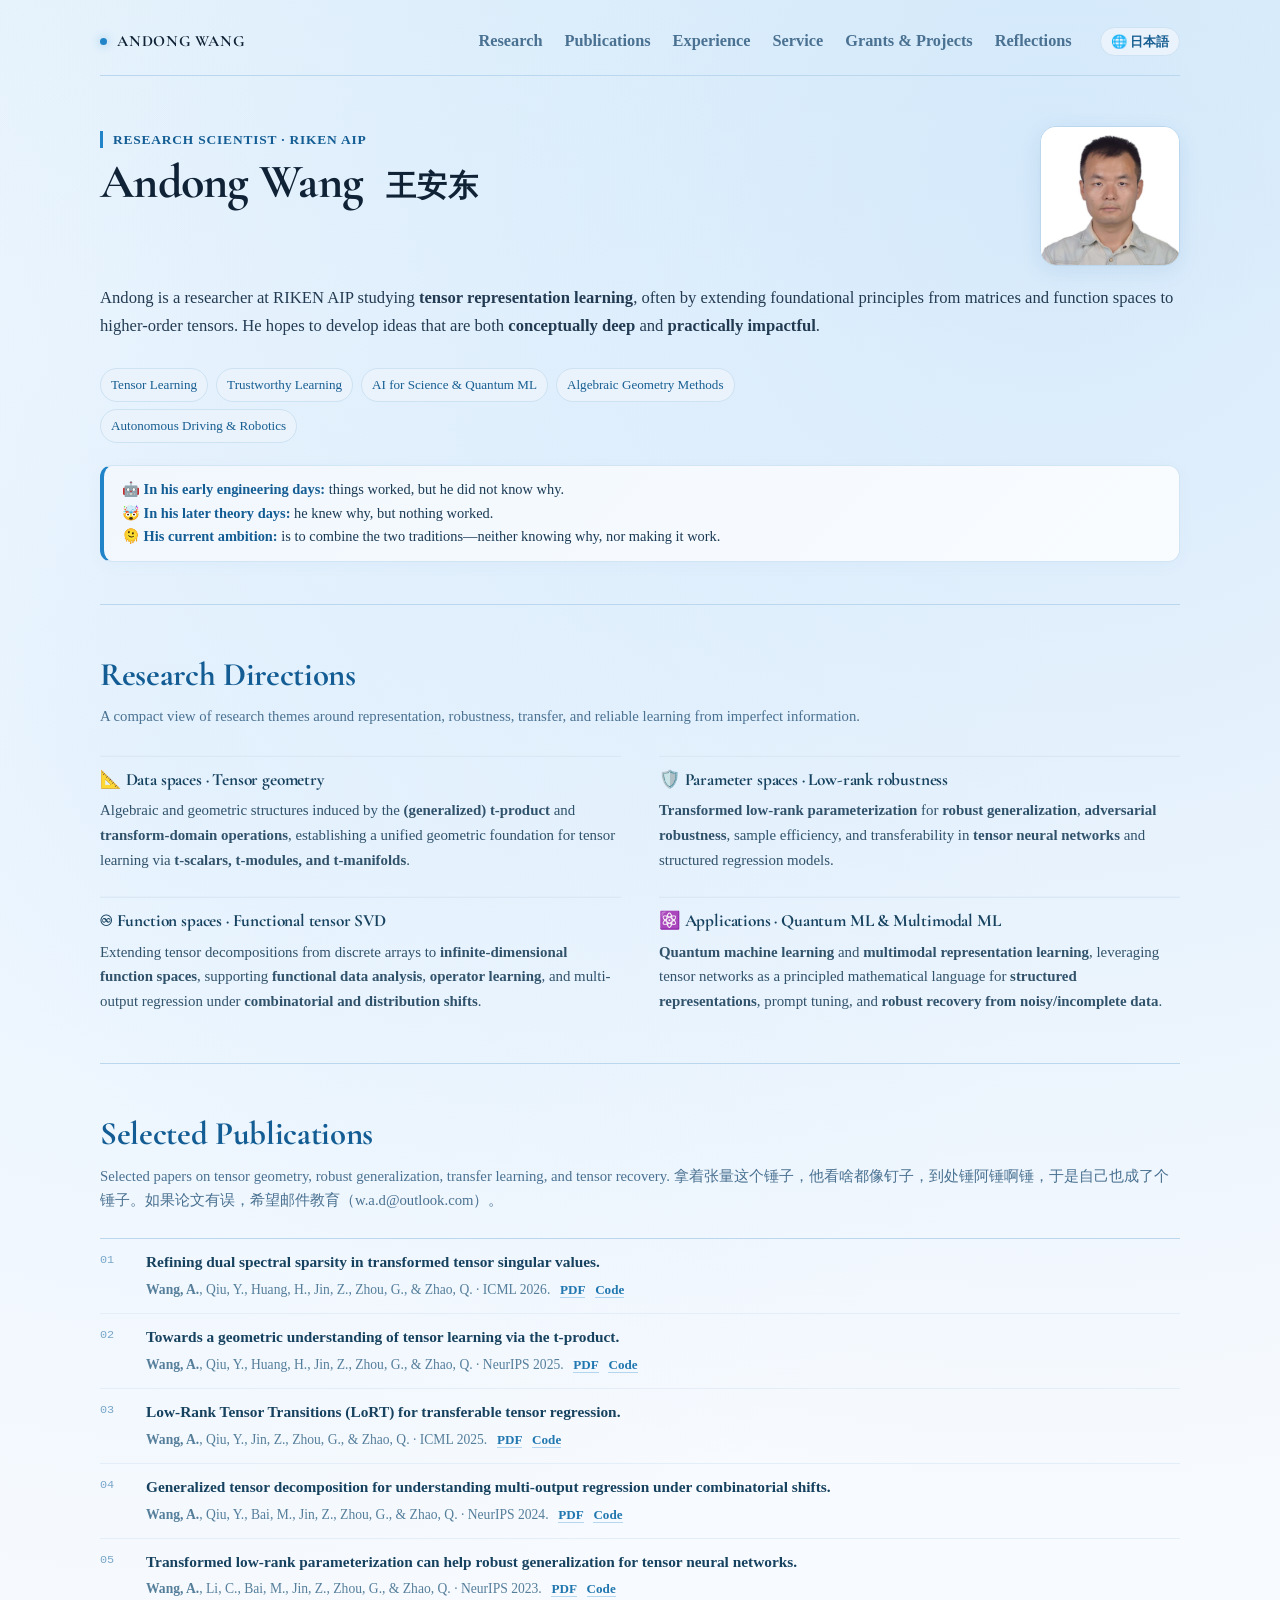
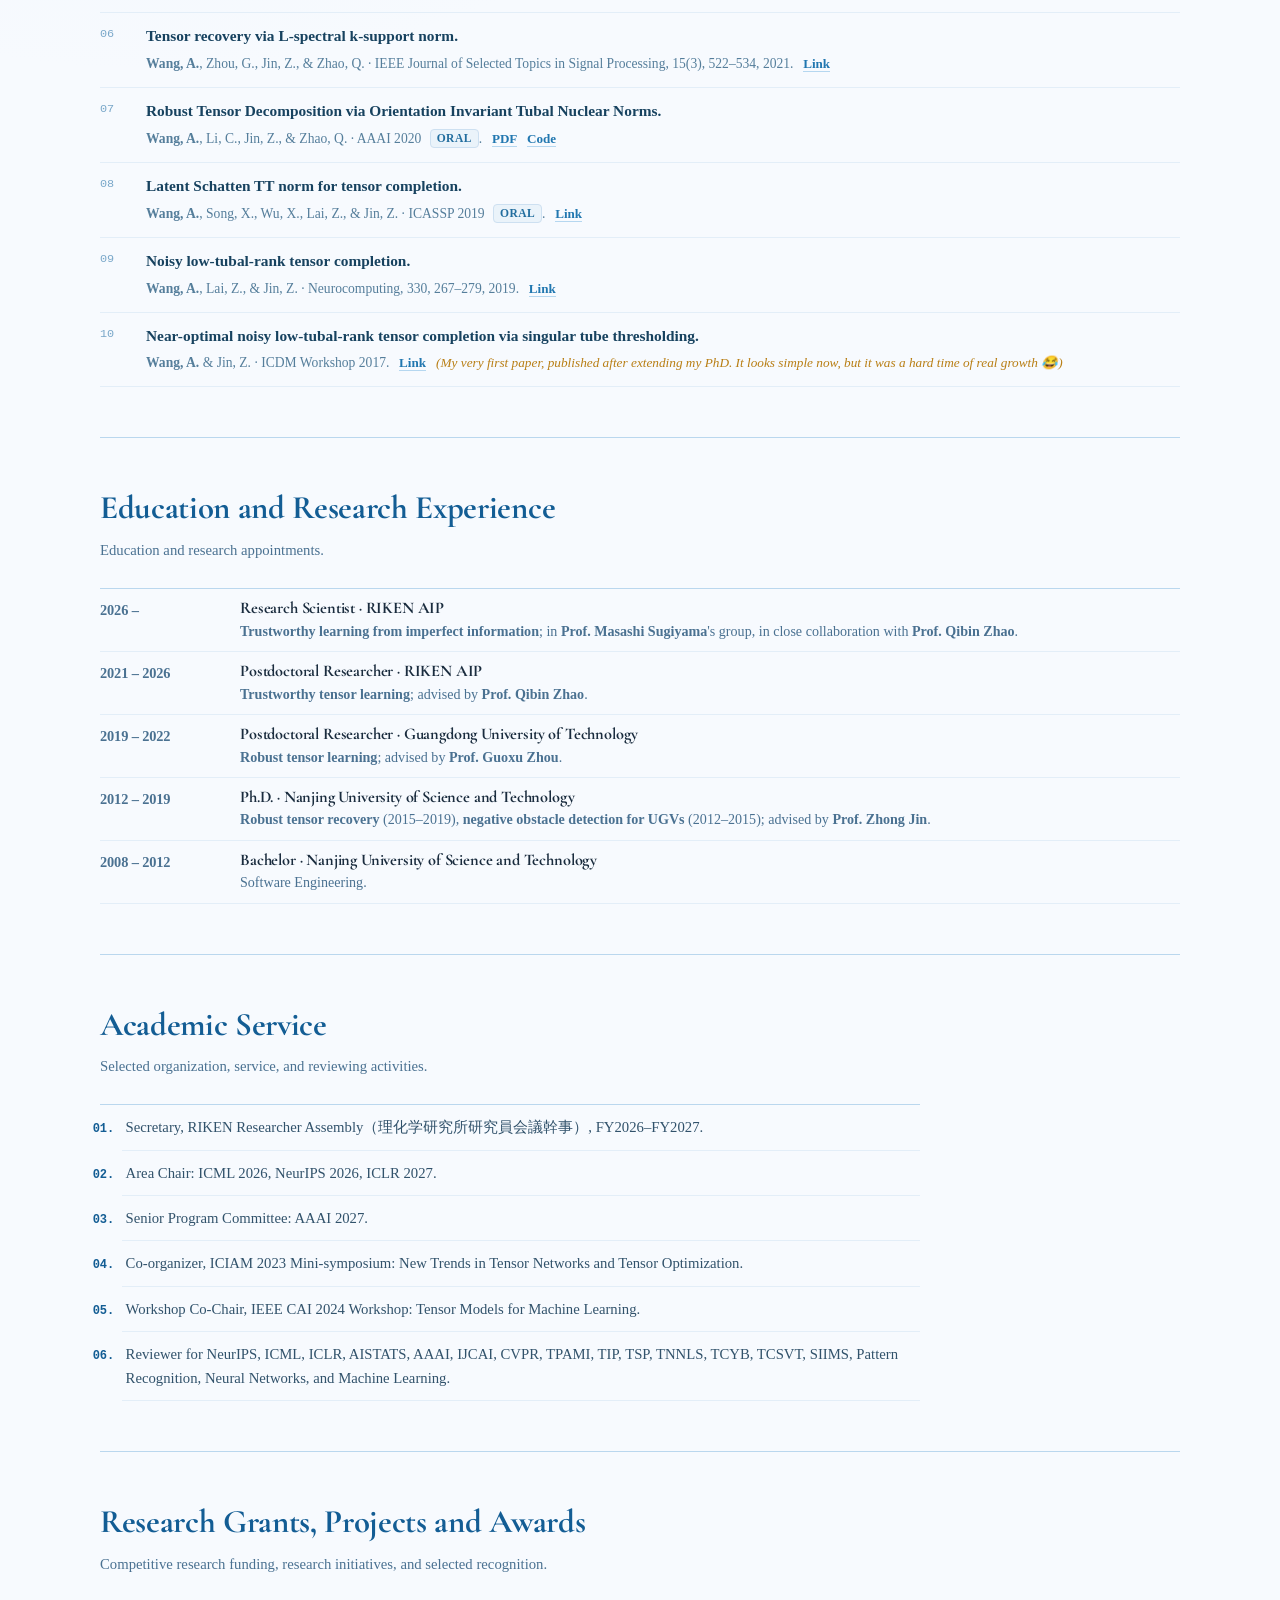
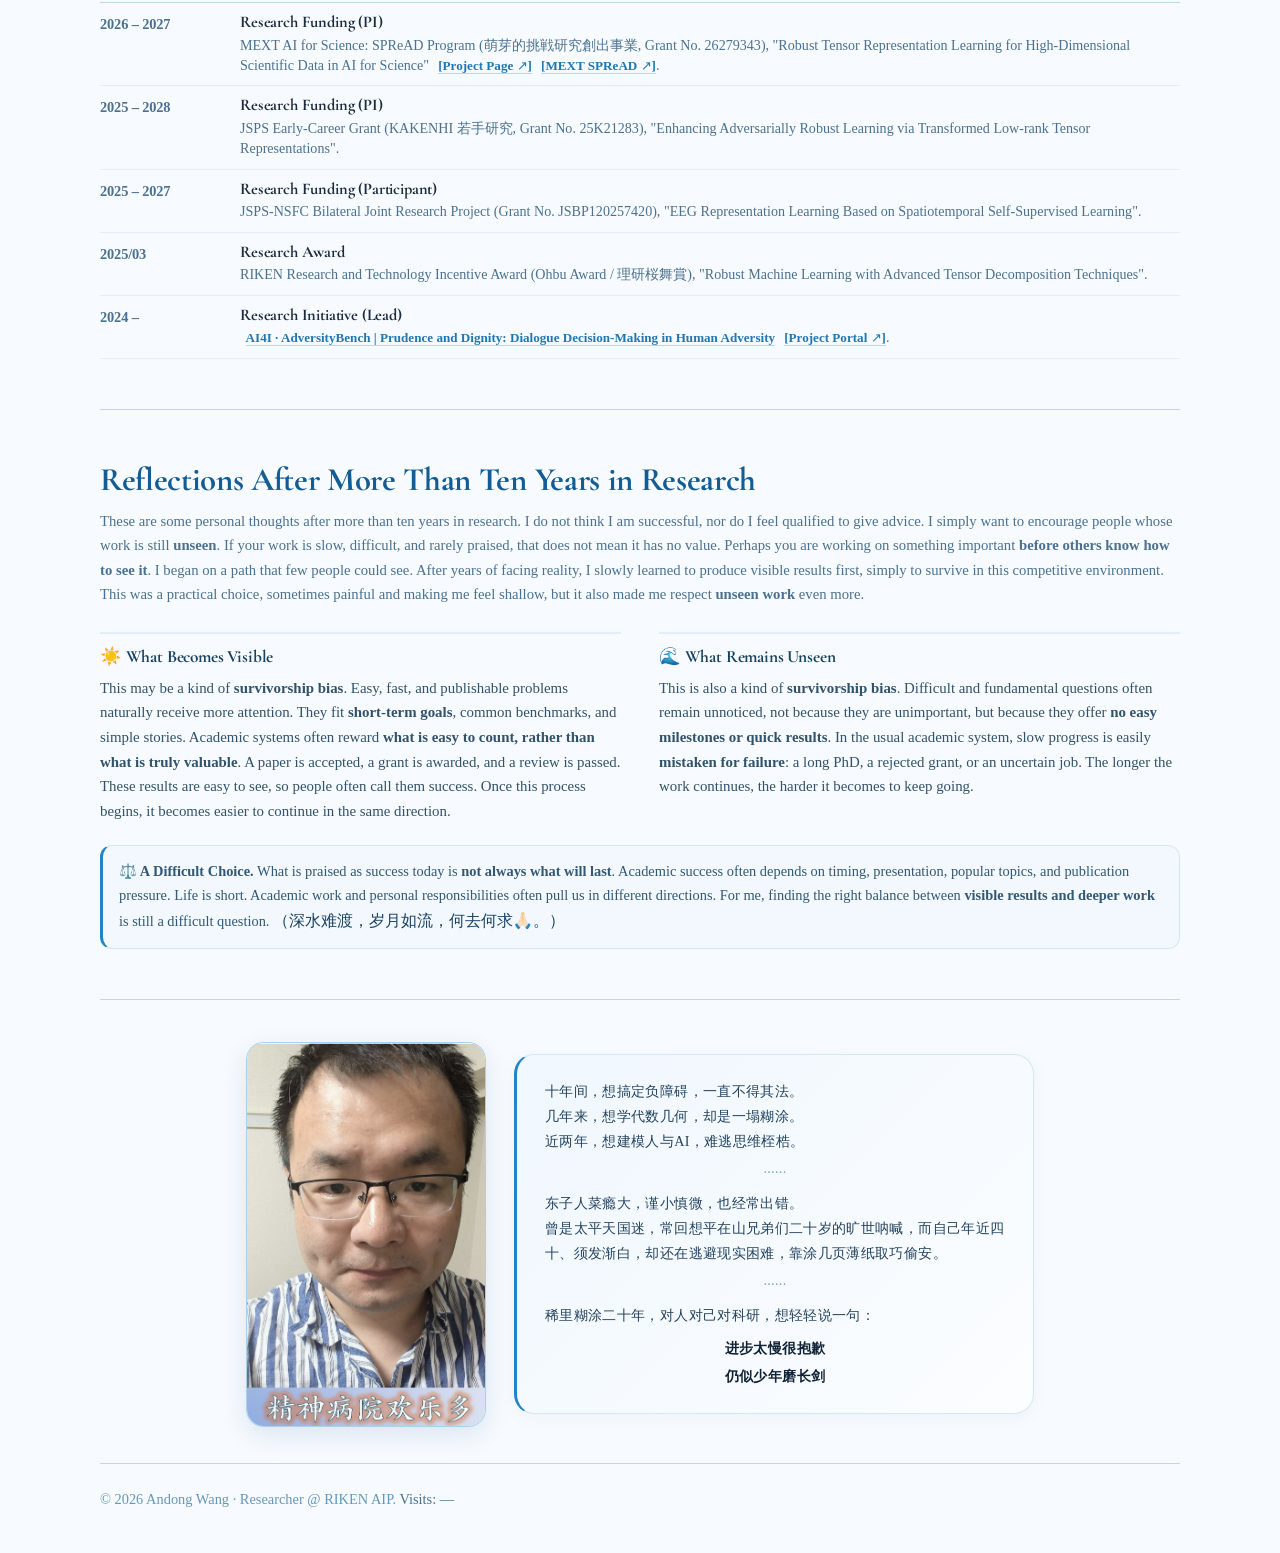
<file: index_backup.html>
<!DOCTYPE html>
<html lang="en">
<head>
  <meta charset="UTF-8" />
  <meta name="viewport" content="width=device-width, initial-scale=1.0" />
  <meta name="description" content="Andong Wang, Research Scientist at RIKEN AIP. Tensor learning, algebraic geometry methods, trustworthy learning from imperfect information, robust transfer, and quantum machine learning." />
  <title>Andong Wang | Researcher, RIKEN AIP</title>
  <link rel="preconnect" href="https://fonts.googleapis.com">
  <link rel="preconnect" href="https://fonts.gstatic.com" crossorigin>
  <link href="https://fonts.googleapis.com/css2?family=Cormorant+Garamond:ital,wght@0,500;0,600;0,700;1,500;1,600&family=EB+Garamond:ital,wght@0,500;0,600;0,700;1,500;1,600&family=Inter:wght@300;400;500;600;700&family=Plus+Jakarta+Sans:wght@400;500;600;700&display=swap" rel="stylesheet">
  <style>
    :root {
      --bg: #f7fafe;
      --paper: #ffffff;
      --ink: #102235;
      --ink-soft: #233b52;
      --muted: #4a7191;
      --muted-light: #7ca5c5;
      --line: #bad7ee;
      --line-soft: #e3eef8;
      --blue: #298cd1;
      --blue-deep: #135d94;
      --blue-soft: #edf5fc;
      --blue-accent: #2284c8;
      --blue-subtle: #f0f6fc;
      --font-kaiti: "Kaiti SC", "STKaiti", "KaiTi", "BiauKai", "FZKai-Z03S", serif;
      --serif: "Cormorant Garamond", "EB Garamond", "Times New Roman", Times, Georgia, serif;
      --times: "Times New Roman", Times, "Kaiti SC", "STKaiti", "KaiTi", "BiauKai", serif;
      --sans: "Times New Roman", Times, "Kaiti SC", "STKaiti", "KaiTi", "BiauKai", serif;
      --radius-lg: 20px;
      --radius-md: 12px;
      --max: 1080px;
    }

    * { box-sizing: border-box; }
    html { scroll-behavior: smooth; }

    body {
      margin: 0;
      color: var(--ink);
      font-family: var(--times);
      font-size: 1.02rem;
      background:
        radial-gradient(circle at 82% 4%, rgba(182, 218, 248, 0.5), transparent 28%),
        radial-gradient(circle at 12% 16%, rgba(205, 232, 255, 0.35), transparent 22%),
        linear-gradient(180deg, #edf6fc 0%, #f7fafe 340px),
        var(--bg);
      line-height: 1.65;
      -webkit-font-smoothing: antialiased;
    }

    a { color: inherit; text-decoration: none; }
    p { margin: 0; }
    .site-shell { width: min(var(--max), calc(100% - 40px)); margin: 0 auto; }

    .topbar {
      width: min(var(--max), calc(100% - 40px));
      margin: 24px auto 0;
      display: flex;
      justify-content: space-between;
      align-items: center;
      gap: 20px;
      padding: 0 0 16px;
      border-bottom: 1px solid var(--line);
    }

    .wordmark {
      display: flex;
      align-items: center;
      gap: 10px;
      font-family: var(--serif);
      font-weight: 700;
      font-size: 0.98rem;
      letter-spacing: 0.05em;
      color: var(--ink);
      text-transform: uppercase;
      transition: color 0.18s ease;
    }

    .wordmark:hover {
      color: var(--blue-deep);
    }

    .wordmark-dot {
      width: 7px;
      height: 7px;
      border-radius: 50%;
      background: var(--blue-accent);
      box-shadow: 0 0 10px rgba(34, 132, 200, 0.45);
    }

    nav {
      display: flex;
      align-items: center;
      gap: 22px;
      flex-wrap: wrap;
      justify-content: flex-end;
    }

    nav a {
      color: var(--muted);
      font-family: var(--times);
      font-size: 1.02rem;
      font-weight: 600;
      letter-spacing: 0;
      padding: 4px 0;
      position: relative;
      transition: color 0.18s ease;
    }

    nav a:hover {
      color: var(--blue-deep);
    }

    nav a::after {
      content: '';
      position: absolute;
      bottom: -2px;
      left: 0;
      width: 0;
      height: 2px;
      background: var(--blue-accent);
      border-radius: 1px;
      transition: width 0.2s cubic-bezier(0.16, 1, 0.3, 1);
    }

    nav a:hover::after {
      width: 100%;
    }

    .hero {
      display: flex;
      flex-direction: column;
      gap: 18px;
      padding: 50px 0 42px;
      border-bottom: 1px solid var(--line);
    }

    .hero-header {
      display: flex;
      justify-content: space-between;
      align-items: flex-start;
      gap: 28px;
    }

    .hero-title-area {
      flex: 1;
      min-width: 0;
    }

    .hero-aside {
      flex-shrink: 0;
      display: flex;
      justify-content: flex-end;
      align-items: flex-start;
      padding-top: 0;
    }

    .hero-portrait-card {
      width: 140px;
      height: 140px;
      flex-shrink: 0;
    }

    .hero-portrait {
      display: block;
      width: 140px;
      height: 140px;
      border-radius: 16px;
      overflow: hidden;
      border: 1px solid #bad7ee;
      box-shadow: 0 6px 22px rgba(19, 93, 148, 0.09);
      background: linear-gradient(135deg, #e8f4fc, #f7fbfe);
      transition: transform 0.2s ease, box-shadow 0.2s ease;
    }

    .hero-portrait:hover {
      transform: translateY(-2px);
      box-shadow: 0 10px 28px rgba(19, 93, 148, 0.13);
    }

    .hero-portrait img {
      width: 100%;
      height: 100%;
      object-fit: cover;
      display: block;
    }

    .hero-bio-area {
      width: 100%;
    }

    .eyebrow {
      display: inline-block;
      margin-bottom: 8px;
      color: var(--blue-deep);
      font-size: 0.84rem;
      font-weight: 700;
      letter-spacing: 0.06em;
      text-transform: uppercase;
      border-left: 3px solid var(--blue-accent);
      padding-left: 10px;
      line-height: 1.3;
      font-family: var(--times);
    }

    h1, h2, h3 {
      margin: 0;
      line-height: 1.2;
      letter-spacing: -0.01em;
      font-family: var(--serif);
      font-weight: 700;
    }

    h1 {
      max-width: 100%;
      font-size: clamp(2rem, 3.8vw, 3rem);
      color: var(--ink);
      font-family: var(--serif);
      font-weight: 700;
      letter-spacing: -0.015em;
      line-height: 1.12;
    }

    .name-cn {
      display: inline-block;
      margin-left: 0.42em;
      color: var(--ink);
      font-family: var(--font-kaiti);
      font-size: 0.62em;
      font-weight: 700;
      letter-spacing: 0.04em;
      vertical-align: 0.04em;
      white-space: nowrap;
    }

    .subtitle {
      width: 100%;
      max-width: 100%;
      margin-top: 0;
      color: var(--ink-soft);
      font-size: clamp(0.96rem, 1.4vw, 1.04rem);
      line-height: 1.7;
    }

    .quiet-note {
      max-width: 720px;
      margin-top: 14px;
      color: #4a7191;
      font-size: 0.96rem;
      line-height: 1.58;
    }

    .hero-joke-wrapper {
      width: 100%;
      margin-top: 4px;
    }

    .self-joke {
      margin: 0;
      color: #1a3a54;
      font-size: 0.90rem;
      line-height: 1.65;
      font-family: var(--times);
      background: linear-gradient(135deg, #f1f7fd 0%, #f9fcff 100%);
      border: 1px solid #d2e5f5;
      border-left: 4px solid var(--blue-accent);
      border-radius: var(--radius-md);
      padding: 12px 18px;
      box-shadow: 0 4px 18px rgba(19, 93, 148, 0.03);
    }

    .self-joke strong {
      font-weight: 700;
      color: var(--blue-deep);
    }

    .profile-note {
      margin-top: 18px;
      font-size: 0.82rem;
      line-height: 1.48;
      font-weight: 650;
      padding: 9px 0 9px 12px;
    }

    .profile-note-cn {
      margin-top: 10px;
      font-size: 0.78rem;
      line-height: 1.55;
      color: #4a7191;
    }

    .hero-actions {
      display: flex;
      align-items: center;
      flex-wrap: wrap;
      gap: 22px;
      margin-top: 30px;
    }

    .text-link {
      display: inline-flex;
      align-items: center;
      gap: 6px;
      color: #176da8;
      font-weight: 650;
      border-bottom: 1px solid rgba(41, 140, 209, 0.45);
      line-height: 1.4;
      transition: all 0.18s ease;
    }

    .text-link:hover { color: var(--blue-deep); border-color: var(--blue-deep); }

    .email-link {
      color: #406f8e;
      border-bottom: 1px solid rgba(41, 140, 209, 0.28);
      font-size: 0.94rem;
      transition: color 0.18s ease;
    }

    .email-link:hover { color: var(--blue-deep); border-color: var(--blue-deep); }

    .tag-row {
      display: flex;
      flex-wrap: wrap;
      gap: 7px 8px;
      margin-top: 28px;
      max-width: 760px;
    }

    .tag {
      color: #175e92;
      background: #eaf3fb;
      border: 1px solid #cde2f3;
      border-radius: 999px;
      padding: 5px 10px;
      font-size: 0.82rem;
      transition: all 0.18s ease;
    }

    .tag:hover {
      background: #dcecf8;
      color: #0d4974;
      border-color: #bad8ee;
    }

    .profile-card {
      padding: 0;
      max-width: 280px;
    }

    .final-photo {
      display: flex;
      align-items: center;
      justify-content: center;
      gap: 28px;
      padding: 42px 0 36px;
      border-bottom: none;
      max-width: 960px;
      margin: 0 auto;
    }

    .profile-card {
      width: 240px;
      max-width: 240px;
      flex-shrink: 0;
    }

    .final-photo .portrait {
      display: block;
      position: relative;
      aspect-ratio: 1042 / 1672;
      width: 100%;
      overflow: hidden;
      border-radius: 18px;
      border: 1.5px solid rgba(41, 140, 209, 0.4);
      box-shadow: 0 8px 24px rgba(19, 93, 148, 0.12);
      background: #ffffff;
      transition: transform 0.2s ease, box-shadow 0.2s ease;
    }

    .final-photo .portrait:hover {
      transform: translateY(-2px);
      box-shadow: 0 12px 30px rgba(19, 93, 148, 0.18);
    }

    .final-photo .portrait img {
      width: 100%;
      height: 100%;
      object-fit: cover;
      object-position: center center;
      display: block;
    }

    .final-note {
      max-width: 520px;
      padding: 24px 28px;
      background: linear-gradient(135deg, #f0f7fe, #fbfdff);
      border: 1px solid #d4e7f6;
      border-left: 3.5px solid var(--blue-accent);
      border-radius: var(--radius-lg);
      box-shadow: 0 4px 18px rgba(19, 93, 148, 0.04);
      font-family: var(--font-kaiti);
    }

    .final-note p {
      margin: 0 0 6px 0;
      color: #23435f;
      font-size: 0.94rem;
      line-height: 1.82;
      font-family: var(--font-kaiti);
      font-weight: 400;
      letter-spacing: 0.025em;
    }

    .portrait img {
      width: 100%;
      height: 100%;
      object-fit: cover;
      object-position: center center;
      display: block;
      filter: grayscale(8%) saturate(0.94) contrast(0.98);
    }

    .final-note p {
      margin: 0;
      color: #23435f;
      font-size: 0.88rem;
      line-height: 1.78;
      font-family: var(--font-kaiti);
      font-weight: 400;
      letter-spacing: 0.025em;
    }

    .portrait {
      display: block;
      position: relative;
      aspect-ratio: 3 / 5;
      width: 100%;
      overflow: hidden;
      border-radius: var(--radius-lg);
      background:
        linear-gradient(135deg, #e8f4fc, #f7fbfe);
      border: 1px solid var(--line);
    }

    .portrait img {
      width: 100%;
      height: 100%;
      object-fit: cover;
      object-position: center center;
      display: block;
      filter: grayscale(8%) saturate(0.94) contrast(0.98);
    }

    .portrait-fallback {
      display: none;
    }

    .photo-hint {
      display: block;
      margin-top: 12px;
      color: #6398bc;
      font-size: 0.84rem;
      line-height: 1.5;
    }

    .profile-list {
      margin: 22px 0 0;
      padding: 0;
      list-style: none;
      color: #233b52;
      font-size: 0.95rem;
    }

    .profile-list li {
      padding: 12px 0;
      border-top: 1px solid var(--line-soft);
    }

    .profile-list strong {
      display: block;
      color: var(--blue-deep);
      font-size: 0.72rem;
      letter-spacing: 0.08em;
      text-transform: uppercase;
      margin-bottom: 3px;
    }

    section {
      scroll-margin-top: 60px;
      padding: 50px 0;
      border-bottom: 1px solid var(--line);
    }

    .section-heading {
      display: grid;
      grid-template-columns: 1fr;
      gap: 10px;
      margin-bottom: 26px;
      align-items: start;
    }

    .section-heading h2 {
      color: var(--blue-deep);
      font-size: clamp(1.48rem, 2.7vw, 2.05rem);
      font-family: var(--serif);
      font-weight: 700;
      letter-spacing: -0.01em;
    }

    .section-heading p {
      max-width: 1100px;
      color: #4a7191;
      font-size: 0.92rem;
    }

    .sub-heading {
      margin-top: 38px;
      margin-bottom: 14px;
    }

    .sub-heading h3 {
      color: var(--blue-deep);
      font-size: 1.25rem;
      font-family: var(--serif);
      font-weight: 700;
      letter-spacing: -0.01em;
    }

    .two-column-text {
      display: grid;
      grid-template-columns: repeat(2, minmax(0, 1fr));
      gap: 24px 38px;
    }

    .text-block {
      padding-top: 14px;
      border-top: 1px solid var(--line-soft);
      box-shadow: inset 0 1px 0 rgba(207, 226, 242, 0.55);
    }

    .text-block h3 {
      margin-bottom: 8px;
      color: #17425f;
      font-size: 1.08rem;
      font-family: var(--serif);
      font-weight: 700;
      letter-spacing: -0.01em;
    }

    .text-block p {
      color: #31526b;
      font-size: 0.93rem;
    }

    .timeline {
      display: grid;
      gap: 0;
      margin: 0;
      padding: 0;
      list-style: none;
      border-top: 1px solid var(--line);
    }

    .timeline li {
      display: grid;
      grid-template-columns: 120px minmax(0, 1fr);
      gap: 20px;
      padding: 10px 0;
      border-bottom: 1px solid var(--line-soft);
    }

    .time {
      color: #4a7191;
      font-size: 0.9rem;
      font-weight: 560;
      letter-spacing: -0.01em;
    }

    .timeline h3 {
      color: #1a2c3e;
      font-size: 1.02rem;
      margin-bottom: 2px;
      letter-spacing: -0.01em;
      font-family: var(--serif);
      font-weight: 700;
    }

    .timeline p {
      color: #4a7191;
      font-size: 0.88rem;
      line-height: 1.45;
    }

    .timeline .compact-note {
      color: var(--muted-light);
    }

    .note-panel {
      margin-top: 22px;
      padding: 14px 16px;
      border: 1px solid #d4e7f6;
      border-left: 3px solid var(--blue-accent);
      background: #f2f8fd;
      color: #325875;
      border-radius: var(--radius-md);
      font-size: 0.9rem;
    }

    .pub-list {
      display: grid;
      gap: 0;
      margin: 0;
      padding: 0;
      list-style: none;
      counter-reset: pubs;
      border-top: 1px solid var(--line);
    }

    .pub-list li {
      counter-increment: pubs;
      display: grid;
      grid-template-columns: 34px minmax(0, 1fr);
      gap: 12px;
      align-items: start;
      padding: 10px 0;
      border-bottom: 1px solid var(--line-soft);
    }

    .pub-list li::before {
      content: counter(pubs, decimal-leading-zero);
      color: #79a7c9;
      font-family: ui-monospace, SFMono-Regular, Menlo, Consolas, monospace;
      font-size: 0.74rem;
      padding-top: 2px;
    }

    .pub-title {
      color: #17425f;
      font-weight: 700;
      line-height: 1.38;
      font-size: 0.96rem;
    }

    .pub-meta {
      color: #557e9b;
      font-size: 0.85rem;
    }

    .pub-link {
      display: inline;
      margin-left: 0.35rem;
      color: #2177b0;
      font-weight: 560;
      font-size: 0.82rem;
      border-bottom: 1px solid rgba(41, 140, 209, 0.32);
      white-space: nowrap;
      transition: all 0.18s ease;
    }

    .pub-link:hover {
      color: var(--blue-deep);
      border-color: var(--blue-deep);
    }

    .badge-oral {
      display: inline-block;
      color: #216d9e;
      background: #eaf3fa;
      border: 1px solid #cde0f1;
      font-size: 0.72rem;
      font-weight: 600;
      letter-spacing: 0.04em;
      text-transform: uppercase;
      border-radius: 4px;
      padding: 1px 6px;
      margin-left: 5px;
      vertical-align: 0.08em;
      line-height: 1.3;
    }

    .first-paper-note {
      display: inline;
      margin-left: 6px;
      font-size: 0.83rem;
      font-style: italic;
      font-weight: 500;
      color: #b87e14;
      background: transparent;
      border: none;
      box-shadow: none;
      vertical-align: 0;
    }

    .service-list {
      display: grid;
      grid-template-columns: 1fr;
      gap: 0;
      margin: 0;
      padding: 0 0 0 1.35rem;
      list-style: decimal-leading-zero;
      border-top: 1px solid var(--line);
      max-width: 820px;
    }

    .service-list li {
      padding: 10px 0;
      border-bottom: 1px solid var(--line-soft);
      color: #31526b;
      font-size: 0.92rem;
      padding-left: 0.25rem;
    }

    .service-list li::marker {
      color: var(--blue-deep);
      font-family: ui-monospace, SFMono-Regular, Menlo, Consolas, monospace;
      font-size: 0.82em;
      font-weight: 600;
    }

    .contact-band {
      padding-bottom: 72px;
      border-bottom: none;
    }

    .contact-inner {
      padding: 30px 0 0;
      border-top: 1px solid var(--line);
    }

    .contact-inner h2 {
      color: var(--blue-deep);
      font-size: clamp(1.8rem, 3.4vw, 2.7rem);
      margin-bottom: 14px;
    }

    .contact-inner p {
      max-width: 720px;
      color: var(--muted);
      margin-bottom: 22px;
    }

    footer {
      width: min(var(--max), calc(100% - 40px));
      margin: 0 auto;
      padding: 24px 0 42px;
      color: #6398bc;
      font-size: 0.9rem;
      border-top: 1px solid var(--line);
      line-height: 1.65;
    }

    .visit-count {
      color: var(--muted);
      white-space: nowrap;
    }

    @media (max-width: 860px) {
      .topbar {
        align-items: flex-start;
        flex-direction: column;
        gap: 12px;
      }

      nav {
        justify-content: flex-start;
        gap: 12px 18px;
      }

      .hero {
        gap: 20px;
        padding-top: 40px;
      }

      .hero-header {
        flex-direction: row;
        align-items: flex-start;
        gap: 20px;
      }

      .hero-portrait-card {
        width: 120px;
        max-width: 120px;
      }

      .hero-portrait {
        width: 120px;
        height: 120px;
      }

      .hero-aside {
        padding-top: 0;
      }

      .profile-card { max-width: 360px; }
      .section-heading { grid-template-columns: 1fr; gap: 10px; }
      #research-reflections .section-heading { grid-template-columns: 1fr; gap: 10px; }
      #research-reflections .section-heading p { max-width: 690px; }
      .two-column-text { grid-template-columns: 1fr; }
    }

    @media (max-width: 560px) {
      .site-shell, .topbar, footer { width: min(100% - 24px, var(--max)); }
      .hero { padding: 36px 0 40px; }
      .hero-header {
        flex-direction: column-reverse;
        gap: 16px;
      }
      .timeline li, .pub-list li { grid-template-columns: 1fr; gap: 8px; }
      .pub-list li::before { padding-top: 0; }
      .final-photo {
        flex-direction: column;
        align-items: flex-start;
        gap: 14px;
      }
      .final-photo .portrait {
        width: min(300px, 100%);
        max-width: 300px;
      }
      .final-note {
        max-width: 120%;
        padding: 12px 14px;
      }
      footer {
        line-height: 1.75;
      }
      .visit-count {
        display: inline-block;
      }
    }
  </style>
</head>
<body>
  <header class="topbar" aria-label="Site header">
    <a class="wordmark" href="#home" aria-label="Andong Wang home">
      <span class="wordmark-dot"></span>
      <span>ANDONG WANG</span>
    </a>
    <nav aria-label="Primary navigation">
      <a href="#research">Research</a>
      <a href="#publications">Publications</a>
      <a href="#experience">Experience</a>
      <a href="#service">Service</a>
      <a href="#funding">Grants & Projects</a>
      <a href="#research-reflections">Reflections</a>
      <a href="index_ja.html" class="tag" style="margin-left: 6px; font-weight: 600; padding: 3px 10px; text-decoration: none;" title="日本語版へ切り替え">🌐 日本語</a>
    </nav>
  </header>

  <main id="home" class="site-shell">
    <section class="hero" aria-label="Intro">
      <div class="hero-header">
        <div class="hero-title-area">
          <span class="eyebrow">Research Scientist · RIKEN AIP</span>
          <h1>Andong Wang <span class="name-cn" aria-label="Chinese name">王安东</span></h1>
        </div>
        <aside class="hero-aside" aria-label="Portrait photo">
          <div class="hero-portrait-card">
            <a class="hero-portrait" href="wad_jp.png" target="_blank" rel="noopener" aria-label="Open portrait photo">
              <img src="wad_jp.png" alt="Portrait of Andong Wang" onerror="this.src='assets/wad_jp.png';" />
            </a>
          </div>
        </aside>
      </div>

      <div class="hero-bio-area">
        <p class="subtitle">
          Andong is a researcher at RIKEN AIP studying <strong>tensor representation learning</strong>, often by extending foundational principles from matrices and function spaces to higher-order tensors. He hopes to develop ideas that are both <strong>conceptually deep</strong> and <strong>practically impactful</strong>.
        </p>
        <div class="tag-row" aria-label="Research keywords">
          <span class="tag">Tensor Learning</span>
          <span class="tag">Trustworthy Learning</span>
          <span class="tag">AI for Science & Quantum ML</span>
          <span class="tag">Algebraic Geometry Methods</span>
          <span class="tag">Autonomous Driving & Robotics</span>
        </div>
      </div>

      <div class="hero-joke-wrapper">
        <p class="self-joke">
          🤖 <strong>In his early engineering days:</strong> things worked, but he did not know why.<br />
          🤯 <strong>In his later theory days:</strong> he knew why, but nothing worked.<br />
          🫠 <strong>His current ambition:</strong> is to combine the two traditions—neither knowing why, nor making it work.
        </p>
      </div>
    </section>

    <section id="research" aria-label="Research overview">
      <div class="section-heading">
        <h2>Research Directions</h2>
        <p>A compact view of research themes around representation, robustness, transfer, and reliable learning from imperfect information.</p>
      </div>
      <div class="two-column-text">
        <article class="text-block">
          <h3>📐 Data spaces · Tensor geometry</h3>
          <p>
            Algebraic and geometric structures induced by the <strong>(generalized) t-product</strong> and <strong>transform-domain operations</strong>, establishing a unified geometric foundation for tensor learning via <strong>t-scalars, t-modules, and t-manifolds</strong>.
          </p>
        </article>
        <article class="text-block">
          <h3>🛡️ Parameter spaces · Low-rank robustness</h3>
          <p>
            <strong>Transformed low-rank parameterization</strong> for <strong>robust generalization</strong>, <strong>adversarial robustness</strong>, sample efficiency, and transferability in <strong>tensor neural networks</strong> and structured regression models.
          </p>
        </article>
        <article class="text-block">
          <h3>♾️ Function spaces · Functional tensor SVD</h3>
          <p>
            Extending tensor decompositions from discrete arrays to <strong>infinite-dimensional function spaces</strong>, supporting <strong>functional data analysis</strong>, <strong>operator learning</strong>, and multi-output regression under <strong>combinatorial and distribution shifts</strong>.
          </p>
        </article>
        <article class="text-block">
          <h3>⚛️ Applications · Quantum ML & Multimodal ML</h3>
          <p>
            <strong>Quantum machine learning</strong> and <strong>multimodal representation learning</strong>, leveraging tensor networks as a principled mathematical language for <strong>structured representations</strong>, prompt tuning, and <strong>robust recovery from noisy/incomplete data</strong>.
          </p>
        </article>
      </div>
    </section>



    <section id="publications" aria-label="Selected publications">
      <div class="section-heading">
        <h2>Selected Publications</h2>
        <p>Selected papers on tensor geometry, robust generalization, transfer learning, and tensor recovery. 拿着张量这个锤子，他看啥都像钉子，到处锤阿锤啊锤，于是自己也成了个锤子。如果论文有误，希望邮件教育（w.a.d@outlook.com）。</p>
      </div>
      <ol class="pub-list">
        <li><div><span class="pub-title">Refining dual spectral sparsity in transformed tensor singular values.<br></span> <span class="pub-meta"><strong>Wang, A.</strong>, Qiu, Y., Huang, H., Jin, Z., Zhou, G., & Zhao, Q. · ICML 2026.</span> <a class="pub-link" href="https://openreview.net/pdf?id=1ZIjW3LFcH" target="_blank" rel="noopener">PDF</a> <a class="pub-link" href="https://github.com/pingzaiwang/LpSq-QuasiNorm" target="_blank" rel="noopener">Code</a></div></li> 
        <li><div><span class="pub-title">Towards a geometric understanding of tensor learning via the t-product.<br></span> <span class="pub-meta"><strong>Wang, A.</strong>, Qiu, Y., Huang, H., Jin, Z., Zhou, G., & Zhao, Q. · NeurIPS 2025.</span> <a class="pub-link" href="https://proceedings.neurips.cc/paper_files/paper/2025/file/cef8f771a55c5ff0c9a421813c7f598b-Paper-Conference.pdf" target="_blank" rel="noopener">PDF</a> <a class="pub-link" href="https://github.com/pingzaiwang/BTR4tGeometry" target="_blank" rel="noopener">Code</a></div></li>
        <li><div><span class="pub-title">Low-Rank Tensor Transitions (LoRT) for transferable tensor regression.<br></span> <span class="pub-meta"><strong>Wang, A.</strong>, Qiu, Y., Jin, Z., Zhou, G., & Zhao, Q. · ICML 2025.</span> <a class="pub-link" href="https://raw.githubusercontent.com/mlresearch/v267/main/assets/wang25cj/wang25cj.pdf" target="_blank" rel="noopener">PDF</a> <a class="pub-link" href="https://github.com/pingzaiwang/LoRT" target="_blank" rel="noopener">Code</a></div></li>
        <li><div><span class="pub-title">Generalized tensor decomposition for understanding multi-output regression under combinatorial shifts.<br></span> <span class="pub-meta"><strong>Wang, A.</strong>, Qiu, Y., Bai, M., Jin, Z., Zhou, G., & Zhao, Q. · NeurIPS 2024.</span> <a class="pub-link" href="https://papers.neurips.cc/paper_files/paper/2024/file/54ece32fe923c26b3de15d0da182e008-Paper-Conference.pdf" target="_blank" rel="noopener">PDF</a> <a class="pub-link" href="https://github.com/pingzaiwang/FtSVD4MORCDS" target="_blank" rel="noopener">Code</a></div></li>
        <li><div><span class="pub-title">Transformed low-rank parameterization can help robust generalization for tensor neural networks.<br></span> <span class="pub-meta"><strong>Wang, A.</strong>, Li, C., Bai, M., Jin, Z., Zhou, G., & Zhao, Q. · NeurIPS 2023.</span> <a class="pub-link" href="https://proceedings.neurips.cc/paper_files/paper/2023/file/092c2d45005ea2db40fc24c470663416-Paper-Conference.pdf" target="_blank" rel="noopener">PDF</a> <a class="pub-link" href="https://github.com/pingzaiwang/Analysis4TNN" target="_blank" rel="noopener">Code</a></div></li>
        <li><div><span class="pub-title">Tensor recovery via L-spectral k-support norm.<br></span> <span class="pub-meta"><strong>Wang, A.</strong>, Zhou, G., Jin, Z., & Zhao, Q. · IEEE Journal of Selected Topics in Signal Processing, 15(3), 522–534, 2021.</span> <a class="pub-link" href="https://doi.org/10.1109/JSTSP.2021.3058763" target="_blank" rel="noopener">Link</a></div></li>
        <li><div><span class="pub-title">Robust Tensor Decomposition via Orientation Invariant Tubal Nuclear Norms.<br></span> <span class="pub-meta"><strong>Wang, A.</strong>, Li, C., Jin, Z., & Zhao, Q. · AAAI 2020 <span class="badge-oral">Oral</span>.</span> <a class="pub-link" href="https://ojs.aaai.org/index.php/AAAI/article/view/6074/5930" target="_blank" rel="noopener">PDF</a> <a class="pub-link" href="https://github.com/pingzaiwang/OITNN" target="_blank" rel="noopener">Code</a></div></li>
        <li><div><span class="pub-title">Latent Schatten TT norm for tensor completion.<br></span> <span class="pub-meta"><strong>Wang, A.</strong>, Song, X., Wu, X., Lai, Z., & Jin, Z. · ICASSP 2019 <span class="badge-oral">Oral</span>.</span> <a class="pub-link" href="https://ieeexplore.ieee.org/search/searchresult.jsp?queryText=Latent%20Schatten%20TT%20norm%20for%20tensor%20completion" target="_blank" rel="noopener">Link</a></div></li>
        <li><div><span class="pub-title">Noisy low-tubal-rank tensor completion.<br></span> <span class="pub-meta"><strong>Wang, A.</strong>, Lai, Z., & Jin, Z. · Neurocomputing, 330, 267–279, 2019.</span> <a class="pub-link" href="https://www.sciencedirect.com/science/article/pii/S0925231218313407" target="_blank" rel="noopener">Link</a></div></li>
        <li><div><span class="pub-title">Near-optimal noisy low-tubal-rank tensor completion via singular tube thresholding.<br></span> <span class="pub-meta"><strong>Wang, A.</strong> & Jin, Z. · ICDM Workshop 2017.</span> <a class="pub-link" href="https://ieeexplore.ieee.org/document/8215710" target="_blank" rel="noopener">Link</a> <span class="first-paper-note">(My very first paper, published after extending my PhD. It looks simple now, but it was a hard time of real growth 😂)</span></div></li>
      </ol>
    </section>

    <section id="experience" aria-label="Experience">
      <div class="section-heading">
        <h2>Education and Research Experience</h2>
        <p>Education and research appointments.</p>
      </div>
      <ul class="timeline">
        <li>
          <span class="time">2026 –</span>
          <div>
            <h3>Research Scientist · RIKEN AIP</h3>
            <p><strong>Trustworthy learning from imperfect information</strong>; in <strong><a href="https://aip.riken.jp/labs/math_intel/imperfect_inf_learn/?lang=en" target="_blank" rel="noopener">Prof. Masashi Sugiyama</a></strong>'s group, in close collaboration with <strong><a href="https://qibinzhao.github.io/" target="_blank" rel="noopener">Prof. Qibin Zhao</a></strong>.</p>
          </div>
        </li>
        <li>
          <span class="time">2021 – 2026</span>
          <div>
            <h3>Postdoctoral Researcher · RIKEN AIP</h3>
            <p><strong>Trustworthy tensor learning</strong>; advised by <strong><a href="https://qibinzhao.github.io/" target="_blank" rel="noopener">Prof. Qibin Zhao</a></strong>.</p>
          </div>
        </li>
        <li>
          <span class="time">2019 – 2022</span>
          <div>
            <h3>Postdoctoral Researcher · Guangdong University of Technology</h3>
            <p><strong>Robust tensor learning</strong>; advised by <strong><a href="https://teacher.gdut.edu.cn/gxzhou/zh_CN/index.htm" target="_blank" rel="noopener">Prof. Guoxu Zhou</a></strong>.</p>
          </div>
        </li>
        <li>
          <span class="time">2012 – 2019</span>
          <div>
            <h3>Ph.D. · Nanjing University of Science and Technology</h3>
            <p><strong>Robust tensor recovery</strong> (2015–2019), <strong>negative obstacle detection for UGVs</strong> (2012–2015); advised by <strong><a href="https://www.patternrecognition.asia/jin/index_en.html" target="_blank" rel="noopener">Prof. Zhong Jin</a></strong>.</p>
          </div>
        </li>
        <li>
          <span class="time">2008 – 2012</span>
          <div>
            <h3>Bachelor · Nanjing University of Science and Technology</h3>
            <p>Software Engineering.</p>
          </div>
        </li>
      </ul>
    </section>

    <section id="service" aria-label="Academic service">
      <div class="section-heading">
        <h2>Academic Service</h2>
        <p>Selected organization, service, and reviewing activities.</p>
      </div>
      <ol class="service-list">
        <li>Secretary, RIKEN Researcher Assembly（理化学研究所研究員会議幹事）, FY2026–FY2027.</li>
        <li>Area Chair: ICML 2026, NeurIPS 2026, ICLR 2027.</li>
        <li>Senior Program Committee: AAAI 2027.</li>
        <li>Co-organizer, ICIAM 2023 Mini-symposium: New Trends in Tensor Networks and Tensor Optimization.</li>
        <li>Workshop Co-Chair, IEEE CAI 2024 Workshop: Tensor Models for Machine Learning.</li>
        <li>Reviewer for NeurIPS, ICML, ICLR, AISTATS, AAAI, IJCAI, CVPR, TPAMI, TIP, TSP, TNNLS, TCYB, TCSVT, SIIMS, Pattern Recognition, Neural Networks, and Machine Learning.</li>
      </ol>
    </section>

    <section id="funding" aria-label="Research grants, projects, and awards">
      <div class="section-heading">
        <h2>Research Grants, Projects and Awards</h2>
        <p>Competitive research funding, research initiatives, and selected recognition.</p>
      </div>
      <ul class="timeline">
        <li>
          <span class="time">2026 – 2027</span>
          <div>
            <h3>Research Funding (PI)</h3>
            <p>MEXT AI for Science: SPReAD Program (萌芽的挑戦研究創出事業, Grant No. 26279343), "Robust Tensor Representation Learning for High-Dimensional Scientific Data in AI for Science" <a class="pub-link" href="spread.html" target="_blank" rel="noopener">[Project Page ↗]</a> <a class="pub-link" href="https://www.mext.go.jp/aifors_spread/" target="_blank" rel="noopener">[MEXT SPReAD ↗]</a>.</p>
          </div>
        </li>
        <li>
          <span class="time">2025 – 2028</span>
          <div>
            <h3>Research Funding (PI)</h3>
            <p>JSPS Early-Career Grant (KAKENHI 若手研究, Grant No. 25K21283), "Enhancing Adversarially Robust Learning via Transformed Low-rank Tensor Representations".</p>
          </div>
        </li>
        <li>
          <span class="time">2025 – 2027</span>
          <div>
            <h3>Research Funding (Participant)</h3>
            <p>JSPS-NSFC Bilateral Joint Research Project (Grant No. JSBP120257420), "EEG Representation Learning Based on Spatiotemporal Self-Supervised Learning".</p>
          </div>
        </li>
        <li>
          <span class="time">2025/03</span>
          <div>
            <h3>Research Award</h3>
            <p>RIKEN Research and Technology Incentive Award (Ohbu Award / 理研桜舞賞), "Robust Machine Learning with Advanced Tensor Decomposition Techniques".</p>
          </div>
        </li>
        <li>
          <span class="time">2024 –</span>
          <div>
            <h3>Research Initiative (Lead)</h3>
            <p><a class="pub-link" href="https://pingzaiwang.github.io/ai4i/ai4adversity.html" target="_blank" rel="noopener">AI4I · AdversityBench | Prudence and Dignity: Dialogue Decision-Making in Human Adversity</a> <a class="pub-link" href="https://pingzaiwang.github.io/ai4i/ai4adversity.html" target="_blank" rel="noopener">[Project Portal ↗]</a>.</p>
          </div>
        </li>
      </ul>
    </section>

    <section id="research-reflections" aria-label="Research reflections">
      <div class="section-heading">
        <h2>Reflections After More Than Ten Years in Research</h2>
        <p>
          These are some personal thoughts after more than ten years in research. I do not think I am successful, nor do I feel qualified to give advice. I simply want to encourage people whose work is still <strong>unseen</strong>. If your work is slow, difficult, and rarely praised, that does not mean it has no value. Perhaps you are working on something important <strong>before others know how to see it</strong>. I began on a path that few people could see. After years of facing reality, I slowly learned to produce visible results first, simply to survive in this competitive environment. This was a practical choice, sometimes painful and making me feel shallow, but it also made me respect <strong>unseen work</strong> even more.
        </p>
      </div>
      <div class="two-column-text">
        <article class="text-block">
          <h3>☀️ What Becomes Visible</h3>
          <p>
            This may be a kind of <strong>survivorship bias</strong>. Easy, fast, and publishable problems naturally receive more attention. They fit <strong>short-term goals</strong>, common benchmarks, and simple stories. Academic systems often reward <strong>what is easy to count, rather than what is truly valuable</strong>. A paper is accepted, a grant is awarded, and a review is passed. These results are easy to see, so people often call them success. Once this process begins, it becomes easier to continue in the same direction.
          </p>
        </article>
        <article class="text-block">
          <h3>🌊 What Remains Unseen</h3>
          <p>
            This is also a kind of <strong>survivorship bias</strong>. Difficult and fundamental questions often remain unnoticed, not because they are unimportant, but because they offer <strong>no easy milestones or quick results</strong>. In the usual academic system, slow progress is easily <strong>mistaken for failure</strong>: a long PhD, a rejected grant, or an uncertain job. The longer the work continues, the harder it becomes to keep going.
          </p>
        </article>
      </div>
      <p class="note-panel">
        <strong>⚖️ A Difficult Choice.</strong> What is praised as success today is <strong>not always what will last</strong>. Academic success often depends on timing, presentation, popular topics, and publication pressure. Life is short. Academic work and personal responsibilities often pull us in different directions. For me, finding the right balance between <strong>visible results and deeper work</strong> is still a difficult question. <span style="font-family: var(--font-kaiti); color: #1a4263; font-size: 0.98rem; font-weight: 500;">（深水难渡，岁月如流，何去何求🙏🏻。）</span>
      </p>
    </section>

    <section class="final-photo" aria-label="Portrait photo and note">
      <aside class="profile-card">
        <a class="portrait" href="wad.jpg" target="_blank" rel="noopener" aria-label="Open portrait photo">
          <img src="wad.jpg" alt="Small portrait of Andong Wang" onerror="this.style.display='none';" />
          <span class="portrait-fallback"></span>
        </a>
      </aside>
      <div class="final-note">       
        <p>十年间，想搞定负障碍，一直不得其法。</p>
        <p>几年来，想学代数几何，却是一塌糊涂。</p>
        <p>近两年，想建模人与AI，难逃思维桎梏。</p>
        <p style="text-align: center; color: #7ca5c5; margin: 6px 0;">······</p>
        <p>东子人菜瘾大，谨小慎微，也经常出错。</p>
        <p>曾是太平天国迷，常回想平在山兄弟们二十岁的旷世呐喊，而自己年近四十、须发渐白，却还在逃避现实困难，靠涂几页薄纸取巧偷安。</p>
        <p style="text-align: center; color: #7ca5c5; margin: 6px 0;">······</p>
        <p>稀里糊涂二十年，对人对己对科研，想轻轻说一句：</p> 
        <p style="text-align: center; font-weight: 600; color: var(--ink); margin-top: 8px; margin-bottom: 3px;">进步太慢很抱歉</p>
        <p style="text-align: center; font-weight: 600; color: var(--ink); margin-bottom: 0;">仍似少年磨长剑</p>
      </div>
    </section>
  </main>

  <footer>© <span id="year">2026</span> Andong Wang · Researcher @ RIKEN AIP. <span class="visit-count">Visits: <span id="goatcounter-visits">—</span></span></footer>
  <script>document.getElementById("year").textContent = new Date().getFullYear();</script>

  <script>
    (function() {
      var target = document.getElementById("goatcounter-visits");
      if (!target) return;

      var path = window.location.pathname || "/";
      var url = "https://antonw.goatcounter.com/counter/" + encodeURIComponent(path) + ".json";

      fetch(url)
        .then(function(response) {
          if (!response.ok) throw new Error("counter unavailable");
          return response.json();
        })
        .then(function(data) {
          if (data && data.count) {
            target.textContent = data.count;
          }
        })
        .catch(function() {
          target.textContent = "—";
        });
    })();
  </script>

  <script data-goatcounter="https://antonw.goatcounter.com/count"
          async src="//gc.zgo.at/count.js"></script>

</body>
</html>
</file>
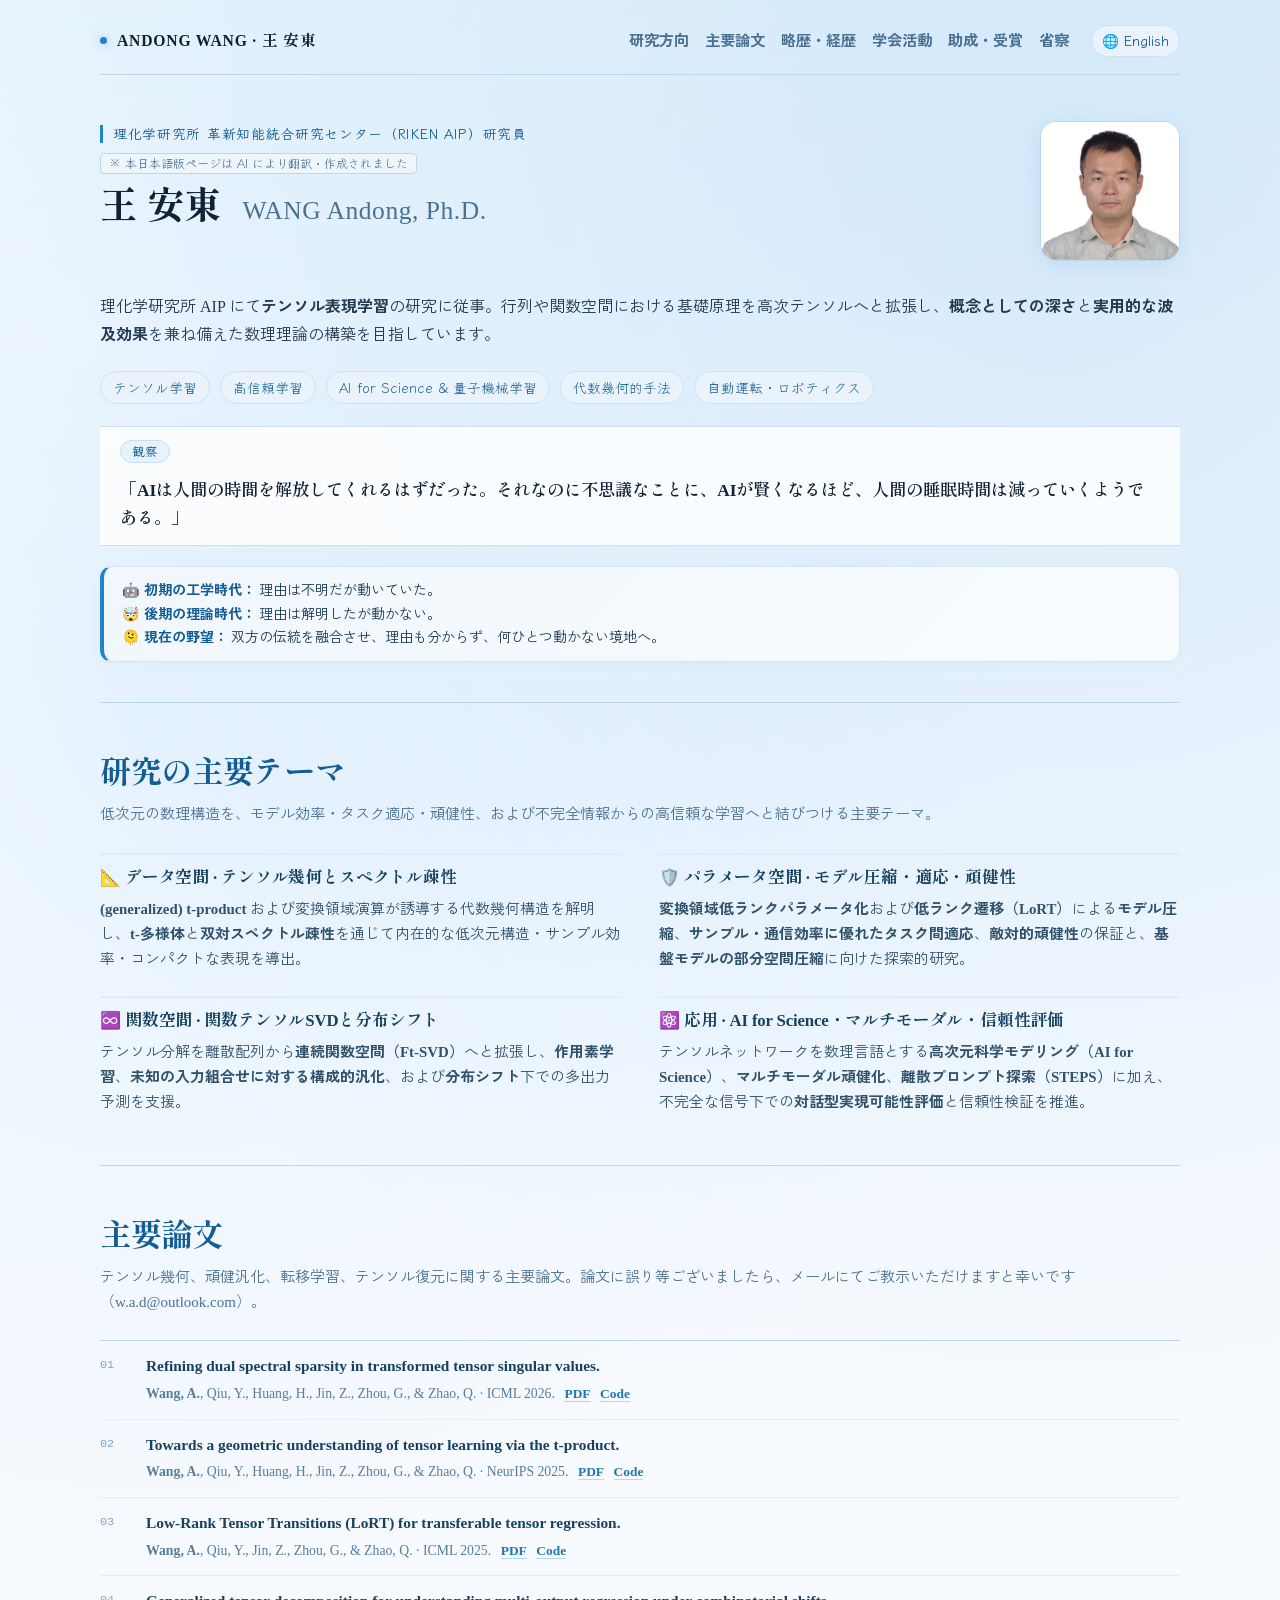
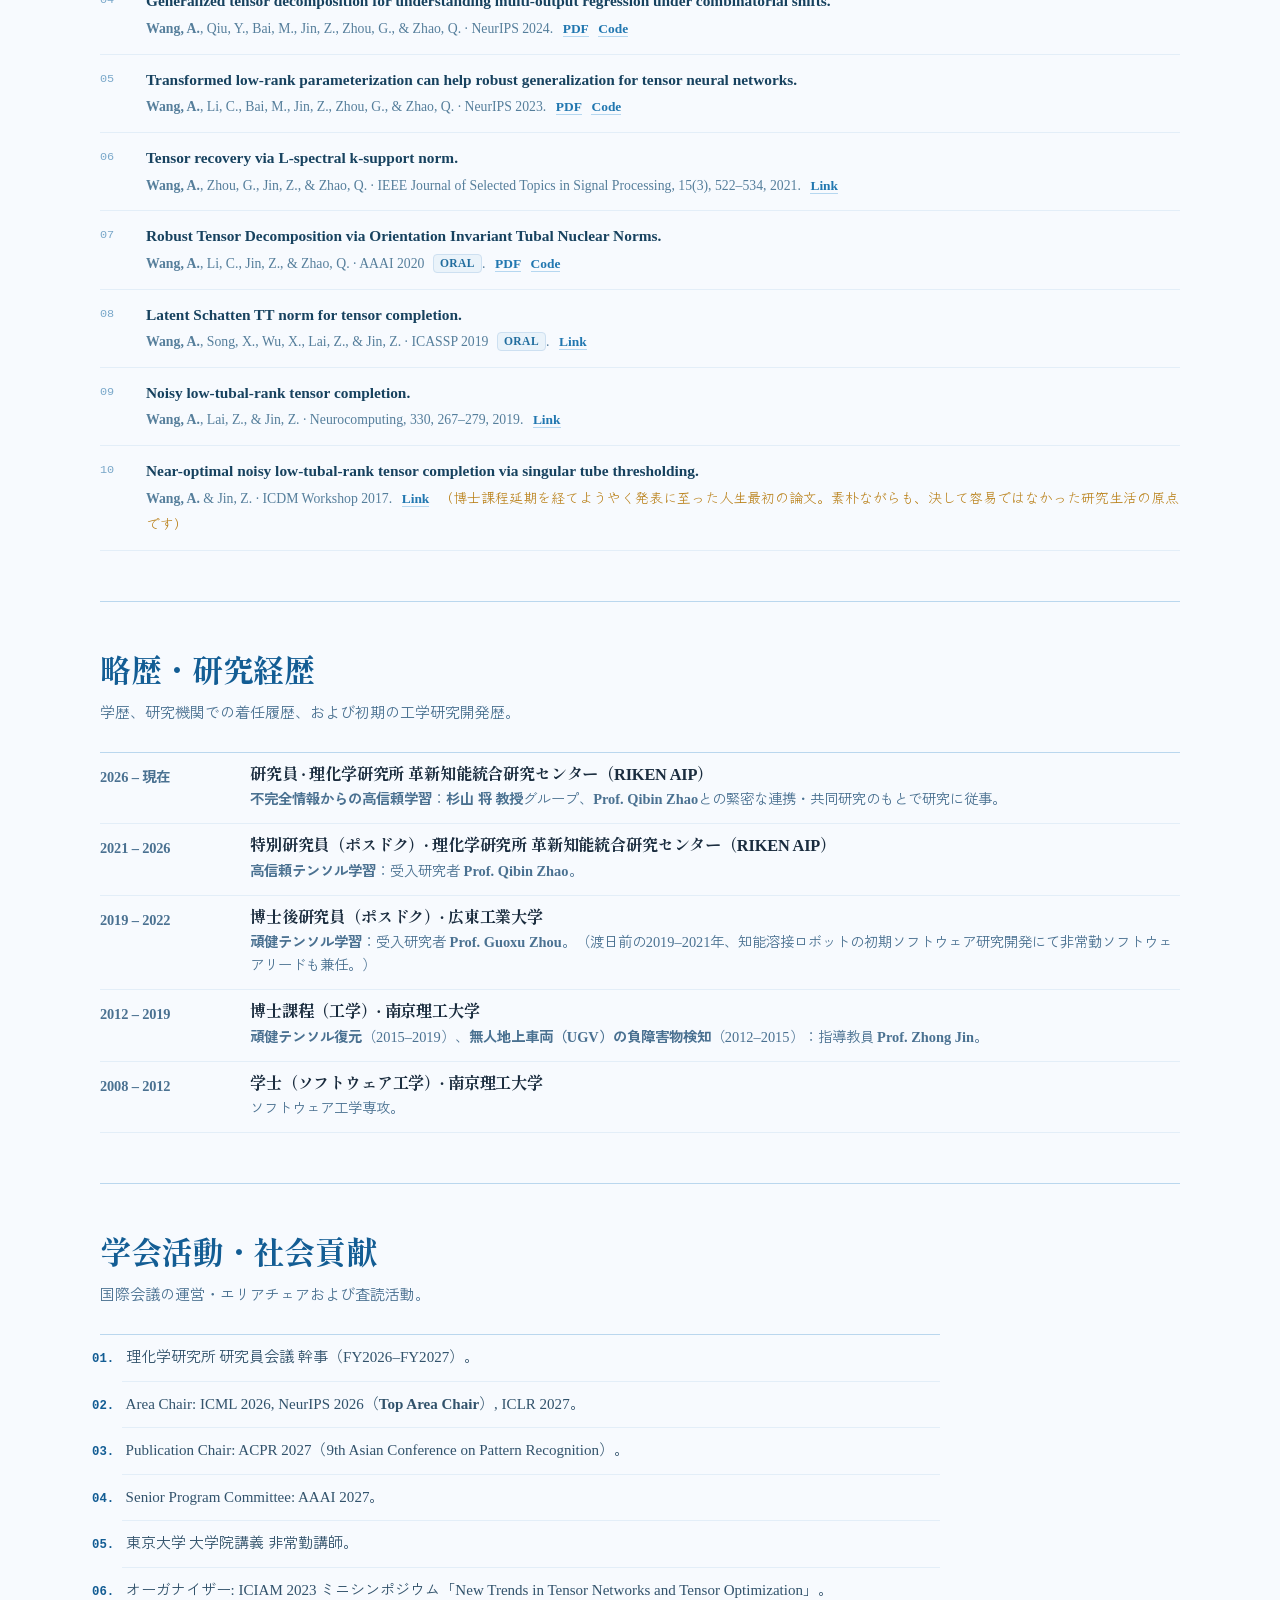
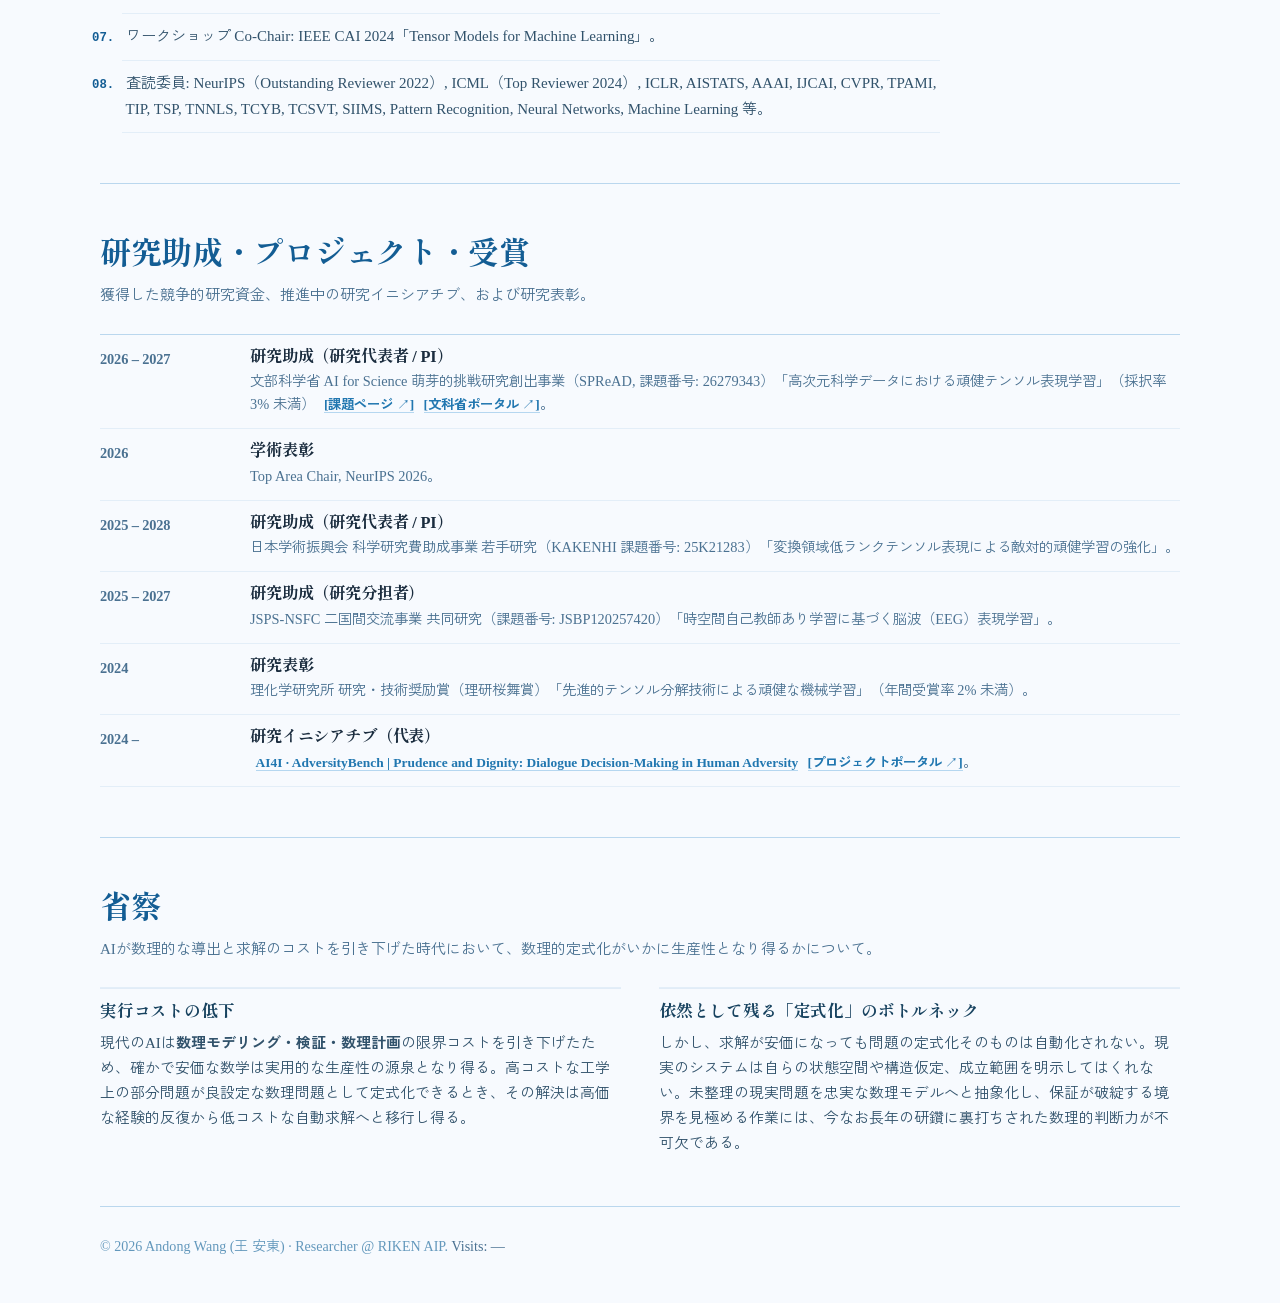
<file: index_ja.html>
<!DOCTYPE html>
<html lang="ja">
<head>
  <meta charset="UTF-8" />
  <meta name="viewport" content="width=device-width, initial-scale=1.0" />
  <meta name="description" content="王 安東（Andong Wang）、理化学研究所 革新知能統合研究センター（RIKEN AIP）研究員。テンソル表現学習、代数幾何的手法、不完全情報からの高信頼学習、頑健転移、AI for Science。" />
  <title>王 安東 (Andong Wang) | 理化学研究所 AIP 研究員</title>
  <link rel="preconnect" href="https://fonts.googleapis.com">
  <link rel="preconnect" href="https://fonts.gstatic.com" crossorigin>
  <link href="https://fonts.googleapis.com/css2?family=Cormorant+Garamond:ital,wght@0,500;0,600;0,700;1,500;1,600&family=EB+Garamond:ital,wght@0,500;0,600;0,700;1,500;1,600&family=Klee+One:wght@400;600&family=Shippori+Mincho:wght@400;500;600;700;800&family=Zen+Kaku+Gothic+New:wght@300;400;500;600;700&display=swap" rel="stylesheet">
  <style>
    :root {
      --bg: #f7fafe;
      --paper: #ffffff;
      --ink: #102235;
      --ink-soft: #233b52;
      --muted: #4a7191;
      --muted-light: #7ca5c5;
      --line: #bad7ee;
      --line-soft: #e3eef8;
      --blue: #298cd1;
      --blue-deep: #135d94;
      --blue-soft: #edf5fc;
      --blue-accent: #2284c8;
      --blue-subtle: #f0f6fc;
      --font-klee: "Klee One", "Yu Kyokasho", serif;
      --serif: "Times New Roman", Times, "Shippori Mincho", "Hiragino Mincho ProN", "Yu Mincho", "YuMincho", "BIZ UDPMincho", serif;
      --times: "Times New Roman", Times, "Zen Kaku Gothic New", "Hiragino Sans", "Hiragino Kaku Gothic ProN", "Yu Gothic", sans-serif;
      --radius-lg: 20px;
      --radius-md: 12px;
      --max: 1080px;
    }

    * { box-sizing: border-box; }
    html { scroll-behavior: smooth; }

    body {
      margin: 0;
      color: var(--ink);
      font-family: var(--times);
      font-size: 0.98rem;
      background:
        radial-gradient(circle at 82% 4%, rgba(182, 218, 248, 0.5), transparent 28%),
        radial-gradient(circle at 12% 16%, rgba(205, 232, 255, 0.35), transparent 22%),
        linear-gradient(180deg, #edf6fc 0%, #f7fafe 340px),
        var(--bg);
      line-height: 1.7;
      -webkit-font-smoothing: antialiased;
    }

    a { color: inherit; text-decoration: none; }
    p { margin: 0; }
    .site-shell { width: min(var(--max), calc(100% - 40px)); margin: 0 auto; }

    .topbar {
      width: min(var(--max), calc(100% - 40px));
      margin: 24px auto 0;
      display: flex;
      justify-content: space-between;
      align-items: center;
      gap: 20px;
      padding: 0 0 16px;
      border-bottom: 1px solid var(--line);
    }

    .wordmark {
      display: flex;
      align-items: center;
      gap: 10px;
      font-family: var(--serif);
      font-weight: 700;
      font-size: 0.98rem;
      letter-spacing: 0.05em;
      color: var(--ink);
      text-transform: uppercase;
      transition: color 0.18s ease;
    }

    .wordmark:hover {
      color: var(--blue-deep);
    }

    .wordmark-dot {
      width: 7px;
      height: 7px;
      border-radius: 50%;
      background: var(--blue-accent);
      box-shadow: 0 0 10px rgba(34, 132, 200, 0.45);
    }

    nav {
      display: flex;
      align-items: center;
      gap: 16px;
      flex-wrap: wrap;
      justify-content: flex-end;
    }

    nav a {
      color: var(--muted);
      font-family: var(--times);
      font-size: 0.95rem;
      font-weight: 600;
      letter-spacing: 0;
      padding: 4px 0;
      position: relative;
      transition: color 0.18s ease;
      white-space: nowrap;
    }

    nav a:hover {
      color: var(--blue-deep);
    }

    nav a::after {
      content: '';
      position: absolute;
      bottom: -2px;
      left: 0;
      width: 0;
      height: 2px;
      background: var(--blue-accent);
      border-radius: 1px;
      transition: width 0.2s cubic-bezier(0.16, 1, 0.3, 1);
    }

    nav a:hover::after {
      width: 100%;
    }

    .hero {
      display: flex;
      flex-direction: column;
      gap: 16px;
      padding: 46px 0 40px;
      border-bottom: 1px solid var(--line);
    }

    .hero-header {
      display: flex;
      justify-content: space-between;
      align-items: flex-start;
      gap: 28px;
    }

    .hero-title-area {
      flex: 1;
      min-width: 0;
    }

    .hero-aside {
      flex-shrink: 0;
      display: flex;
      justify-content: flex-end;
      align-items: flex-start;
    }

    .hero-portrait-card {
      width: 140px;
      height: 140px;
      flex-shrink: 0;
    }

    .hero-portrait {
      display: block;
      width: 140px;
      height: 140px;
      border-radius: 16px;
      overflow: hidden;
      border: 1px solid #bad7ee;
      box-shadow: 0 6px 22px rgba(19, 93, 148, 0.09);
      background: linear-gradient(135deg, #e8f4fc, #f7fbfe);
      transition: transform 0.2s ease, box-shadow 0.2s ease;
    }

    .hero-portrait:hover {
      transform: translateY(-2px);
      box-shadow: 0 10px 28px rgba(19, 93, 148, 0.13);
    }

    .hero-portrait img {
      width: 100%;
      height: 100%;
      object-fit: cover;
      display: block;
    }

    .hero-bio-area {
      width: 100%;
    }

    .hero-observation {
      position: relative;
      margin-top: 6px;
      padding: 13px 20px;
      background: rgba(255, 255, 255, 0.82);
      border-top: 1px solid #cbe0f3;
      border-bottom: 1px solid #cbe0f3;
      display: flex;
      align-items: center;
      gap: 14px;
      flex-wrap: wrap;
    }

    .obs-badge {
      font-family: var(--font-klee);
      font-size: 0.78rem;
      font-weight: 600;
      letter-spacing: 0.08em;
      color: var(--blue-deep);
      background: #e6f2fc;
      border: 1px solid #c3ddf3;
      border-radius: 999px;
      padding: 2px 11px;
      line-height: 1.35;
      flex-shrink: 0;
    }

    .obs-text {
      margin: 0;
      font-family: var(--serif);
      font-weight: 600;
      font-size: clamp(0.98rem, 1.45vw, 1.08rem);
      line-height: 1.6;
      color: var(--ink);
    }

    .hero-joke-wrapper {
      width: 100%;
      margin-top: 4px;
    }

    .self-joke {
      margin: 0;
      color: #1a3a54;
      font-size: 0.88rem;
      line-height: 1.65;
      font-family: var(--times);
      background: linear-gradient(135deg, #f1f7fd 0%, #f9fcff 100%);
      border: 1px solid #d2e5f5;
      border-left: 4px solid var(--blue-accent);
      border-radius: var(--radius-md);
      padding: 12px 18px;
      box-shadow: 0 4px 18px rgba(19, 93, 148, 0.03);
    }

    .self-joke strong {
      font-weight: 700;
      color: var(--blue-deep);
    }

    .eyebrow {
      display: inline-block;
      margin-bottom: 4px;
      color: var(--blue-deep);
      font-size: 0.86rem;
      font-weight: 600;
      letter-spacing: 0.05em;
      border-left: 3px solid var(--blue-accent);
      padding-left: 10px;
      line-height: 1.3;
      font-family: var(--font-klee);
    }

    .trans-disclaimer {
      display: inline-block;
      margin-bottom: 6px;
      font-size: 0.76rem;
      color: var(--muted);
      background: #eef6fc;
      border: 1px solid var(--line);
      padding: 2px 8px;
      border-radius: 4px;
      font-family: var(--font-klee);
      line-height: 1.3;
    }

    h1, h2, h3 {
      margin: 0;
      line-height: 1.25;
      letter-spacing: -0.01em;
      font-family: var(--serif);
      font-weight: 700;
    }

    h1 {
      max-width: 100%;
      font-size: clamp(1.75rem, 3.2vw, 2.35rem);
      color: var(--ink);
      letter-spacing: -0.01em;
      line-height: 1.12;
      margin: 0;
    }

    .name-en {
      display: inline-block;
      margin-left: 0.45em;
      color: var(--muted);
      font-family: "Times New Roman", Times, serif;
      font-size: 0.68em;
      font-weight: 500;
      letter-spacing: 0.02em;
      white-space: nowrap;
    }

    .subtitle {
      max-width: 100%;
      margin-top: 16px;
      color: var(--ink-soft);
      font-size: clamp(0.94rem, 1.4vw, 1rem);
      line-height: 1.75;
    }

    .tag-row {
      display: flex;
      flex-wrap: wrap;
      gap: 8px 10px;
      margin-top: 22px;
      max-width: 100%;
    }

    .tag {
      color: #175e92;
      background: #eaf3fb;
      border: 1px solid #cde2f3;
      border-radius: 999px;
      padding: 4px 12px;
      font-size: 0.86rem;
      font-family: var(--font-klee);
      transition: all 0.18s ease;
      white-space: nowrap;
    }

    .tag:hover {
      background: #dcecf8;
      color: #0d4974;
      border-color: #bad8ee;
    }

    section {
      scroll-margin-top: 60px;
      padding: 50px 0;
      border-bottom: 1px solid var(--line);
    }

    section.last-section {
      border-bottom: none;
    }

    .section-heading {
      display: grid;
      grid-template-columns: 1fr;
      gap: 10px;
      margin-bottom: 26px;
      align-items: start;
    }

    .section-heading h2 {
      color: var(--blue-deep);
      font-size: clamp(1.45rem, 2.6vw, 1.95rem);
      font-family: var(--serif);
      font-weight: 700;
      letter-spacing: -0.01em;
    }

    .section-heading p {
      max-width: 1100px;
      color: #4a7191;
      font-size: 0.94rem;
      line-height: 1.65;
    }

    .two-column-text {
      display: grid;
      grid-template-columns: repeat(2, minmax(0, 1fr));
      gap: 24px 38px;
    }

    .text-block {
      padding-top: 14px;
      border-top: 1px solid var(--line-soft);
      box-shadow: inset 0 1px 0 rgba(207, 226, 242, 0.55);
    }

    .text-block h3 {
      margin-bottom: 8px;
      color: #17425f;
      font-size: 1.05rem;
      font-family: var(--serif);
      font-weight: 700;
      letter-spacing: -0.01em;
    }

    .text-block p {
      color: #31526b;
      font-size: 0.93rem;
      line-height: 1.68;
    }

    .timeline {
      display: grid;
      gap: 0;
      margin: 0;
      padding: 0;
      list-style: none;
      border-top: 1px solid var(--line);
    }

    .timeline li {
      display: grid;
      grid-template-columns: 130px minmax(0, 1fr);
      gap: 20px;
      padding: 12px 0;
      border-bottom: 1px solid var(--line-soft);
    }

    .time {
      color: #4a7191;
      font-size: 0.90rem;
      font-weight: 600;
      letter-spacing: -0.01em;
    }

    .timeline h3 {
      color: #1a2c3e;
      font-size: 1.02rem;
      margin-bottom: 3px;
      letter-spacing: -0.01em;
      font-family: var(--serif);
      font-weight: 700;
    }

    .timeline p {
      color: #4a7191;
      font-size: 0.90rem;
      line-height: 1.6;
    }

    .pub-list {
      display: grid;
      gap: 0;
      margin: 0;
      padding: 0;
      list-style: none;
      counter-reset: pubs;
      border-top: 1px solid var(--line);
    }

    .pub-list li {
      counter-increment: pubs;
      display: grid;
      grid-template-columns: 34px minmax(0, 1fr);
      gap: 12px;
      align-items: start;
      padding: 12px 0;
      border-bottom: 1px solid var(--line-soft);
    }

    .pub-list li::before {
      content: counter(pubs, decimal-leading-zero);
      color: #79a7c9;
      font-family: ui-monospace, SFMono-Regular, Menlo, Consolas, monospace;
      font-size: 0.74rem;
      padding-top: 2px;
    }

    .pub-title {
      color: #17425f;
      font-weight: 700;
      line-height: 1.4;
      font-size: 0.96rem;
    }

    .pub-meta {
      color: #557e9b;
      font-size: 0.86rem;
    }

    .pub-link {
      display: inline;
      margin-left: 0.35rem;
      color: #2177b0;
      font-weight: 560;
      font-size: 0.84rem;
      border-bottom: 1px solid rgba(41, 140, 209, 0.32);
      white-space: nowrap;
      transition: all 0.18s ease;
    }

    .pub-link:hover {
      color: var(--blue-deep);
      border-color: var(--blue-deep);
    }

    .badge-oral {
      display: inline-block;
      color: #216d9e;
      background: #eaf3fa;
      border: 1px solid #cde0f1;
      font-size: 0.72rem;
      font-weight: 600;
      letter-spacing: 0.04em;
      text-transform: uppercase;
      border-radius: 4px;
      padding: 1px 6px;
      margin-left: 5px;
      vertical-align: 0.08em;
      line-height: 1.3;
    }

    .first-paper-note {
      display: inline;
      margin-left: 6px;
      font-size: 0.88rem;
      font-style: normal;
      font-family: var(--font-klee);
      color: #b87e14;
    }

    .service-list {
      display: grid;
      grid-template-columns: 1fr;
      gap: 0;
      margin: 0;
      padding: 0 0 0 1.35rem;
      list-style: decimal-leading-zero;
      border-top: 1px solid var(--line);
      max-width: 840px;
    }

    .service-list li {
      padding: 10px 0;
      border-bottom: 1px solid var(--line-soft);
      color: #31526b;
      font-size: 0.94rem;
      padding-left: 0.25rem;
    }

    .service-list li::marker {
      color: var(--blue-deep);
      font-family: ui-monospace, SFMono-Regular, Menlo, Consolas, monospace;
      font-size: 0.82em;
      font-weight: 600;
    }

    footer {
      width: min(var(--max), calc(100% - 40px));
      margin: 0 auto;
      padding: 28px 0 44px;
      color: #6398bc;
      font-size: 0.88rem;
      border-top: 1px solid var(--line);
      line-height: 1.65;
    }

    .visit-count {
      color: var(--muted);
      white-space: nowrap;
    }

    @media (max-width: 860px) {
      .topbar {
        align-items: flex-start;
        flex-direction: column;
        gap: 12px;
      }

      nav {
        justify-content: flex-start;
        gap: 12px 18px;
      }

      .hero {
        gap: 20px;
        padding-top: 40px;
      }

      .hero-header {
        flex-direction: row;
        align-items: flex-start;
        gap: 20px;
      }

      .hero-portrait-card {
        width: 120px;
        max-width: 120px;
      }

      .hero-portrait {
        width: 120px;
        height: 120px;
      }

      .two-column-text { grid-template-columns: 1fr; }
    }

    @media (max-width: 560px) {
      .site-shell, .topbar, footer { width: min(100% - 24px, var(--max)); }
      .hero { padding: 36px 0 40px; }
      .hero-header {
        flex-direction: column-reverse;
        gap: 16px;
      }
      .timeline li, .pub-list li { grid-template-columns: 1fr; gap: 8px; }
    }
  </style>
</head>
<body>
  <header class="topbar" aria-label="サイトヘッダー">
    <a class="wordmark" href="#home" aria-label="王 安東 ホーム">
      <span class="wordmark-dot"></span>
      <span>ANDONG WANG · 王 安東</span>
    </a>
    <nav aria-label="メインナビゲーション">
      <a href="#research">研究方向</a>
      <a href="#publications">主要論文</a>
      <a href="#experience">略歴・経歴</a>
      <a href="#service">学会活動</a>
      <a href="#funding">助成・受賞</a>
      <a href="#reflection">省察</a>
      <a href="index.html" class="tag" style="margin-left: 6px; font-weight: 600; padding: 3px 10px; text-decoration: none;" title="Switch to English">🌐 English</a>
    </nav>
  </header>

  <main id="home" class="site-shell">
    <section class="hero" aria-label="自己紹介">
      <div class="hero-header">
        <div class="hero-title-area">
          <span class="eyebrow">理化学研究所 革新知能統合研究センター（RIKEN AIP）研究員</span>
          <div style="margin-top: 2px; margin-bottom: 6px;">
            <span class="trans-disclaimer">※ 本日本語版ページは AI により翻訳・作成されました</span>
          </div>
          <h1>王 安東 <span class="name-en">WANG Andong, Ph.D.</span></h1>
        </div>
        <aside class="hero-aside" aria-label="研究員肖像写真">
          <div class="hero-portrait-card">
            <a class="hero-portrait" href="wad_jp.png" target="_blank" rel="noopener" aria-label="肖像写真を開く">
              <img src="wad_jp.png" alt="王 安東 肖像写真" onerror="this.src='assets/wad_jp.png';" />
            </a>
          </div>
        </aside>
      </div>

      <div class="hero-bio-area">
        <p class="subtitle">
          理化学研究所 AIP にて<strong>テンソル表現学習</strong>の研究に従事。行列や関数空間における基礎原理を高次テンソルへと拡張し、<strong>概念としての深さ</strong>と<strong>実用的な波及効果</strong>を兼ね備えた数理理論の構築を目指しています。
        </p>
        <div class="tag-row" aria-label="研究キーワード">
          <span class="tag">テンソル学習</span>
          <span class="tag">高信頼学習</span>
          <span class="tag">AI for Science &amp; 量子機械学習</span>
          <span class="tag">代数幾何的手法</span>
          <span class="tag">自動運転・ロボティクス</span>
        </div>
      </div>

      <div class="hero-observation" aria-label="観察">
        <span class="obs-badge">観察</span>
        <p class="obs-text">
          「AIは人間の時間を解放してくれるはずだった。それなのに不思議なことに、AIが賢くなるほど、人間の睡眠時間は減っていくようである。」
        </p>
      </div>

      <div class="hero-joke-wrapper">
        <p class="self-joke">
          🤖 <strong>初期の工学時代：</strong> 理由は不明だが動いていた。<br />
          🤯 <strong>後期の理論時代：</strong> 理由は解明したが動かない。<br />
          🫠 <strong>現在の野望：</strong> 双方の伝統を融合させ、理由も分からず、何ひとつ動かない境地へ。
        </p>
      </div>
    </section>

    <section id="research" aria-label="研究概要">
      <div class="section-heading">
        <h2>研究の主要テーマ</h2>
        <p>低次元の数理構造を、モデル効率・タスク適応・頑健性、および不完全情報からの高信頼な学習へと結びつける主要テーマ。</p>
      </div>
      <div class="two-column-text">
        <article class="text-block">
          <h3>📐 データ空間 · テンソル幾何とスペクトル疎性</h3>
          <p>
            <strong>(generalized) t-product</strong> および変換領域演算が誘導する代数幾何構造を解明し、<strong>t-多様体</strong>と<strong>双対スペクトル疎性</strong>を通じて内在的な低次元構造・サンプル効率・コンパクトな表現を導出。
          </p>
        </article>
        <article class="text-block">
          <h3>🛡️ パラメータ空間 · モデル圧縮・適応・頑健性</h3>
          <p>
            <strong>変換領域低ランクパラメータ化</strong>および<strong>低ランク遷移（LoRT）</strong>による<strong>モデル圧縮</strong>、<strong>サンプル・通信効率に優れたタスク間適応</strong>、<strong>敵対的頑健性</strong>の保証と、<strong>基盤モデルの部分空間圧縮</strong>に向けた探索的研究。
          </p>
        </article>
        <article class="text-block">
          <h3>♾️ 関数空間 · 関数テンソルSVDと分布シフト</h3>
          <p>
            テンソル分解を離散配列から<strong>連続関数空間（Ft-SVD）</strong>へと拡張し、<strong>作用素学習</strong>、<strong>未知の入力組合せに対する構成的汎化</strong>、および<strong>分布シフト</strong>下での多出力予測を支援。
          </p>
        </article>
        <article class="text-block">
          <h3>⚛️ 応用 · AI for Science・マルチモーダル・信頼性評価</h3>
          <p>
            テンソルネットワークを数理言語とする<strong>高次元科学モデリング（AI for Science）</strong>、<strong>マルチモーダル頑健化</strong>、<strong>離散プロンプト探索（STEPS）</strong>に加え、不完全な信号下での<strong>対話型実現可能性評価</strong>と信頼性検証を推進。
          </p>
        </article>
      </div>
    </section>

    <section id="publications" aria-label="主要論文">
      <div class="section-heading">
        <h2>主要論文</h2>
        <p>テンソル幾何、頑健汎化、転移学習、テンソル復元に関する主要論文。論文に誤り等ございましたら、メールにてご教示いただけますと幸いです（w.a.d@outlook.com）。</p>
      </div>
      <ol class="pub-list">
        <li><div><span class="pub-title">Refining dual spectral sparsity in transformed tensor singular values.<br></span> <span class="pub-meta"><strong>Wang, A.</strong>, Qiu, Y., Huang, H., Jin, Z., Zhou, G., &amp; Zhao, Q. · ICML 2026.</span> <a class="pub-link" href="https://openreview.net/pdf?id=1ZIjW3LFcH" target="_blank" rel="noopener">PDF</a> <a class="pub-link" href="https://github.com/pingzaiwang/LpSq-QuasiNorm" target="_blank" rel="noopener">Code</a></div></li>
        <li><div><span class="pub-title">Towards a geometric understanding of tensor learning via the t-product.<br></span> <span class="pub-meta"><strong>Wang, A.</strong>, Qiu, Y., Huang, H., Jin, Z., Zhou, G., &amp; Zhao, Q. · NeurIPS 2025.</span> <a class="pub-link" href="https://proceedings.neurips.cc/paper_files/paper/2025/file/cef8f771a55c5ff0c9a421813c7f598b-Paper-Conference.pdf" target="_blank" rel="noopener">PDF</a> <a class="pub-link" href="https://github.com/pingzaiwang/BTR4tGeometry" target="_blank" rel="noopener">Code</a></div></li>
        <li><div><span class="pub-title">Low-Rank Tensor Transitions (LoRT) for transferable tensor regression.<br></span> <span class="pub-meta"><strong>Wang, A.</strong>, Qiu, Y., Jin, Z., Zhou, G., &amp; Zhao, Q. · ICML 2025.</span> <a class="pub-link" href="https://raw.githubusercontent.com/mlresearch/v267/main/assets/wang25cj/wang25cj.pdf" target="_blank" rel="noopener">PDF</a> <a class="pub-link" href="https://github.com/pingzaiwang/LoRT" target="_blank" rel="noopener">Code</a></div></li>
        <li><div><span class="pub-title">Generalized tensor decomposition for understanding multi-output regression under combinatorial shifts.<br></span> <span class="pub-meta"><strong>Wang, A.</strong>, Qiu, Y., Bai, M., Jin, Z., Zhou, G., &amp; Zhao, Q. · NeurIPS 2024.</span> <a class="pub-link" href="https://papers.neurips.cc/paper_files/paper/2024/file/54ece32fe923c26b3de15d0da182e008-Paper-Conference.pdf" target="_blank" rel="noopener">PDF</a> <a class="pub-link" href="https://github.com/pingzaiwang/FtSVD4MORCDS" target="_blank" rel="noopener">Code</a></div></li>
        <li><div><span class="pub-title">Transformed low-rank parameterization can help robust generalization for tensor neural networks.<br></span> <span class="pub-meta"><strong>Wang, A.</strong>, Li, C., Bai, M., Jin, Z., Zhou, G., &amp; Zhao, Q. · NeurIPS 2023.</span> <a class="pub-link" href="https://proceedings.neurips.cc/paper_files/paper/2023/file/092c2d45005ea2db40fc24c470663416-Paper-Conference.pdf" target="_blank" rel="noopener">PDF</a> <a class="pub-link" href="https://github.com/pingzaiwang/Analysis4TNN" target="_blank" rel="noopener">Code</a></div></li>
        <li><div><span class="pub-title">Tensor recovery via L-spectral k-support norm.<br></span> <span class="pub-meta"><strong>Wang, A.</strong>, Zhou, G., Jin, Z., &amp; Zhao, Q. · IEEE Journal of Selected Topics in Signal Processing, 15(3), 522–534, 2021.</span> <a class="pub-link" href="https://doi.org/10.1109/JSTSP.2021.3058763" target="_blank" rel="noopener">Link</a></div></li>
        <li><div><span class="pub-title">Robust Tensor Decomposition via Orientation Invariant Tubal Nuclear Norms.<br></span> <span class="pub-meta"><strong>Wang, A.</strong>, Li, C., Jin, Z., &amp; Zhao, Q. · AAAI 2020 <span class="badge-oral">Oral</span>.</span> <a class="pub-link" href="https://ojs.aaai.org/index.php/AAAI/article/view/6074/5930" target="_blank" rel="noopener">PDF</a> <a class="pub-link" href="https://github.com/pingzaiwang/OITNN" target="_blank" rel="noopener">Code</a></div></li>
        <li><div><span class="pub-title">Latent Schatten TT norm for tensor completion.<br></span> <span class="pub-meta"><strong>Wang, A.</strong>, Song, X., Wu, X., Lai, Z., &amp; Jin, Z. · ICASSP 2019 <span class="badge-oral">Oral</span>.</span> <a class="pub-link" href="https://ieeexplore.ieee.org/search/searchresult.jsp?queryText=Latent%20Schatten%20TT%20norm%20for%20tensor%20completion" target="_blank" rel="noopener">Link</a></div></li>
        <li><div><span class="pub-title">Noisy low-tubal-rank tensor completion.<br></span> <span class="pub-meta"><strong>Wang, A.</strong>, Lai, Z., &amp; Jin, Z. · Neurocomputing, 330, 267–279, 2019.</span> <a class="pub-link" href="https://www.sciencedirect.com/science/article/pii/S0925231218313407" target="_blank" rel="noopener">Link</a></div></li>
        <li><div><span class="pub-title">Near-optimal noisy low-tubal-rank tensor completion via singular tube thresholding.<br></span> <span class="pub-meta"><strong>Wang, A.</strong> &amp; Jin, Z. · ICDM Workshop 2017.</span> <a class="pub-link" href="https://ieeexplore.ieee.org/document/8215710" target="_blank" rel="noopener">Link</a> <span class="first-paper-note">（博士課程延期を経てようやく発表に至った人生最初の論文。素朴ながらも、決して容易ではなかった研究生活の原点です）</span></div></li>
      </ol>
    </section>

    <section id="experience" aria-label="略歴・経歴">
      <div class="section-heading">
        <h2>略歴・研究経歴</h2>
        <p>学歴、研究機関での着任履歴、および初期の工学研究開発歴。</p>
      </div>
      <ul class="timeline">
        <li>
          <span class="time">2026 – 現在</span>
          <div>
            <h3>研究員 · 理化学研究所 革新知能統合研究センター（RIKEN AIP）</h3>
            <p><strong>不完全情報からの高信頼学習</strong>：<strong><a href="https://aip.riken.jp/labs/math_intel/imperfect_inf_learn/?lang=ja" target="_blank" rel="noopener">杉山 将 教授</a></strong>グループ、<strong><a href="https://qibinzhao.github.io/" target="_blank" rel="noopener">Prof. Qibin Zhao</a></strong>との緊密な連携・共同研究のもとで研究に従事。</p>
          </div>
        </li>
        <li>
          <span class="time">2021 – 2026</span>
          <div>
            <h3>特別研究員（ポスドク）· 理化学研究所 革新知能統合研究センター（RIKEN AIP）</h3>
            <p><strong>高信頼テンソル学習</strong>：受入研究者 <strong><a href="https://qibinzhao.github.io/" target="_blank" rel="noopener">Prof. Qibin Zhao</a></strong>。</p>
          </div>
        </li>
        <li>
          <span class="time">2019 – 2022</span>
          <div>
            <h3>博士後研究員（ポスドク）· 広東工業大学</h3>
            <p><strong>頑健テンソル学習</strong>：受入研究者 <strong><a href="https://teacher.gdut.edu.cn/gxzhou/zh_CN/index.htm" target="_blank" rel="noopener">Prof. Guoxu Zhou</a></strong>。（渡日前の2019–2021年、知能溶接ロボットの初期ソフトウェア研究開発にて非常勤ソフトウェアリードも兼任。）</p>
          </div>
        </li>
        <li>
          <span class="time">2012 – 2019</span>
          <div>
            <h3>博士課程（工学）· 南京理工大学</h3>
            <p><strong>頑健テンソル復元</strong>（2015–2019）、<strong>無人地上車両（UGV）の負障害物検知</strong>（2012–2015）：指導教員 <strong><a href="https://www.patternrecognition.asia/jin/index_en.html" target="_blank" rel="noopener">Prof. Zhong Jin</a></strong>。</p>
          </div>
        </li>
        <li>
          <span class="time">2008 – 2012</span>
          <div>
            <h3>学士（ソフトウェア工学）· 南京理工大学</h3>
            <p>ソフトウェア工学専攻。</p>
          </div>
        </li>
      </ul>
    </section>

    <section id="service" aria-label="学会活動">
      <div class="section-heading">
        <h2>学会活動・社会貢献</h2>
        <p>国際会議の運営・エリアチェアおよび査読活動。</p>
      </div>
      <ol class="service-list">
        <li>理化学研究所 研究員会議 幹事（FY2026–FY2027）。</li>
        <li>Area Chair: ICML 2026, NeurIPS 2026（<strong>Top Area Chair</strong>）, ICLR 2027。</li>
        <li>Publication Chair: ACPR 2027（9th Asian Conference on Pattern Recognition）。</li>
        <li>Senior Program Committee: AAAI 2027。</li>
        <li>東京大学 大学院講義 非常勤講師。</li>
        <li>オーガナイザー: ICIAM 2023 ミニシンポジウム「New Trends in Tensor Networks and Tensor Optimization」。</li>
        <li>ワークショップ Co-Chair: IEEE CAI 2024「Tensor Models for Machine Learning」。</li>
        <li>査読委員: NeurIPS（Outstanding Reviewer 2022）, ICML（Top Reviewer 2024）, ICLR, AISTATS, AAAI, IJCAI, CVPR, TPAMI, TIP, TSP, TNNLS, TCYB, TCSVT, SIIMS, Pattern Recognition, Neural Networks, Machine Learning 等。</li>
      </ol>
    </section>

    <section id="funding" aria-label="研究助成・プロジェクト・受賞">
      <div class="section-heading">
        <h2>研究助成・プロジェクト・受賞</h2>
        <p>獲得した競争的研究資金、推進中の研究イニシアチブ、および研究表彰。</p>
      </div>
      <ul class="timeline">
        <li>
          <span class="time">2026 – 2027</span>
          <div>
            <h3>研究助成（研究代表者 / PI）</h3>
            <p>文部科学省 AI for Science 萌芽的挑戦研究創出事業（SPReAD, 課題番号: 26279343）「高次元科学データにおける頑健テンソル表現学習」（採択率 3% 未満） <a class="pub-link" href="spread_ja.html" target="_blank" rel="noopener">[課題ページ ↗]</a> <a class="pub-link" href="https://www.mext.go.jp/aifors_spread/" target="_blank" rel="noopener">[文科省ポータル ↗]</a>。</p>
          </div>
        </li>
        <li>
          <span class="time">2026</span>
          <div>
            <h3>学術表彰</h3>
            <p>Top Area Chair, NeurIPS 2026。</p>
          </div>
        </li>
        <li>
          <span class="time">2025 – 2028</span>
          <div>
            <h3>研究助成（研究代表者 / PI）</h3>
            <p>日本学術振興会 科学研究費助成事業 若手研究（KAKENHI 課題番号: 25K21283）「変換領域低ランクテンソル表現による敵対的頑健学習の強化」。</p>
          </div>
        </li>
        <li>
          <span class="time">2025 – 2027</span>
          <div>
            <h3>研究助成（研究分担者）</h3>
            <p>JSPS-NSFC 二国間交流事業 共同研究（課題番号: JSBP120257420）「時空間自己教師あり学習に基づく脳波（EEG）表現学習」。</p>
          </div>
        </li>
        <li>
          <span class="time">2024</span>
          <div>
            <h3>研究表彰</h3>
            <p>理化学研究所 研究・技術奨励賞（理研桜舞賞）「先進的テンソル分解技術による頑健な機械学習」（年間受賞率 2% 未満）。</p>
          </div>
        </li>
        <li>
          <span class="time">2024 –</span>
          <div>
            <h3>研究イニシアチブ（代表）</h3>
            <p><a class="pub-link" href="https://pingzaiwang.github.io/ai4i/ai4adversity.html" target="_blank" rel="noopener">AI4I · AdversityBench | Prudence and Dignity: Dialogue Decision-Making in Human Adversity</a> <a class="pub-link" href="https://pingzaiwang.github.io/ai4i/ai4adversity.html" target="_blank" rel="noopener">[プロジェクトポータル ↗]</a>。</p>
          </div>
        </li>
      </ul>
    </section>

    <section id="reflection" class="last-section" aria-label="省察">
      <div class="section-heading">
        <h2>省察</h2>
        <p>AIが数理的な導出と求解のコストを引き下げた時代において、数理的定式化がいかに生産性となり得るかについて。</p>
      </div>
      <div class="two-column-text">
        <article class="text-block">
          <h3>実行コストの低下</h3>
          <p>
            現代のAIは<strong>数理モデリング・検証・数理計画</strong>の限界コストを引き下げたため、確かで安価な数学は実用的な生産性の源泉となり得る。高コストな工学上の部分問題が良設定な数理問題として定式化できるとき、その解決は高価な経験的反復から低コストな自動求解へと移行し得る。
          </p>
        </article>
        <article class="text-block">
          <h3>依然として残る「定式化」のボトルネック</h3>
          <p>
            しかし、求解が安価になっても問題の定式化そのものは自動化されない。現実のシステムは自らの状態空間や構造仮定、成立範囲を明示してはくれない。未整理の現実問題を忠実な数理モデルへと抽象化し、保証が破綻する境界を見極める作業には、今なお長年の研鑽に裏打ちされた数理的判断力が不可欠である。
          </p>
        </article>
      </div>
    </section>
  </main>

  <footer>© <span id="year">2026</span> Andong Wang (王 安東) · Researcher @ RIKEN AIP. <span class="visit-count">Visits: <span id="goatcounter-visits">—</span></span></footer>
  <script>document.getElementById("year").textContent = new Date().getFullYear();</script>

  <script>
    (function() {
      var target = document.getElementById("goatcounter-visits");
      if (!target) return;

      var path = window.location.pathname || "/";
      var url = "https://antonw.goatcounter.com/counter/" + encodeURIComponent(path) + ".json";

      fetch(url)
        .then(function(response) {
          if (!response.ok) throw new Error("counter unavailable");
          return response.json();
        })
        .then(function(data) {
          if (data && data.count) {
            target.textContent = data.count;
          }
        })
        .catch(function() {
          target.textContent = "—";
        });
    })();
  </script>

  <script data-goatcounter="https://antonw.goatcounter.com/count"
          async src="//gc.zgo.at/count.js"></script>

</body>
</html>
</file>
